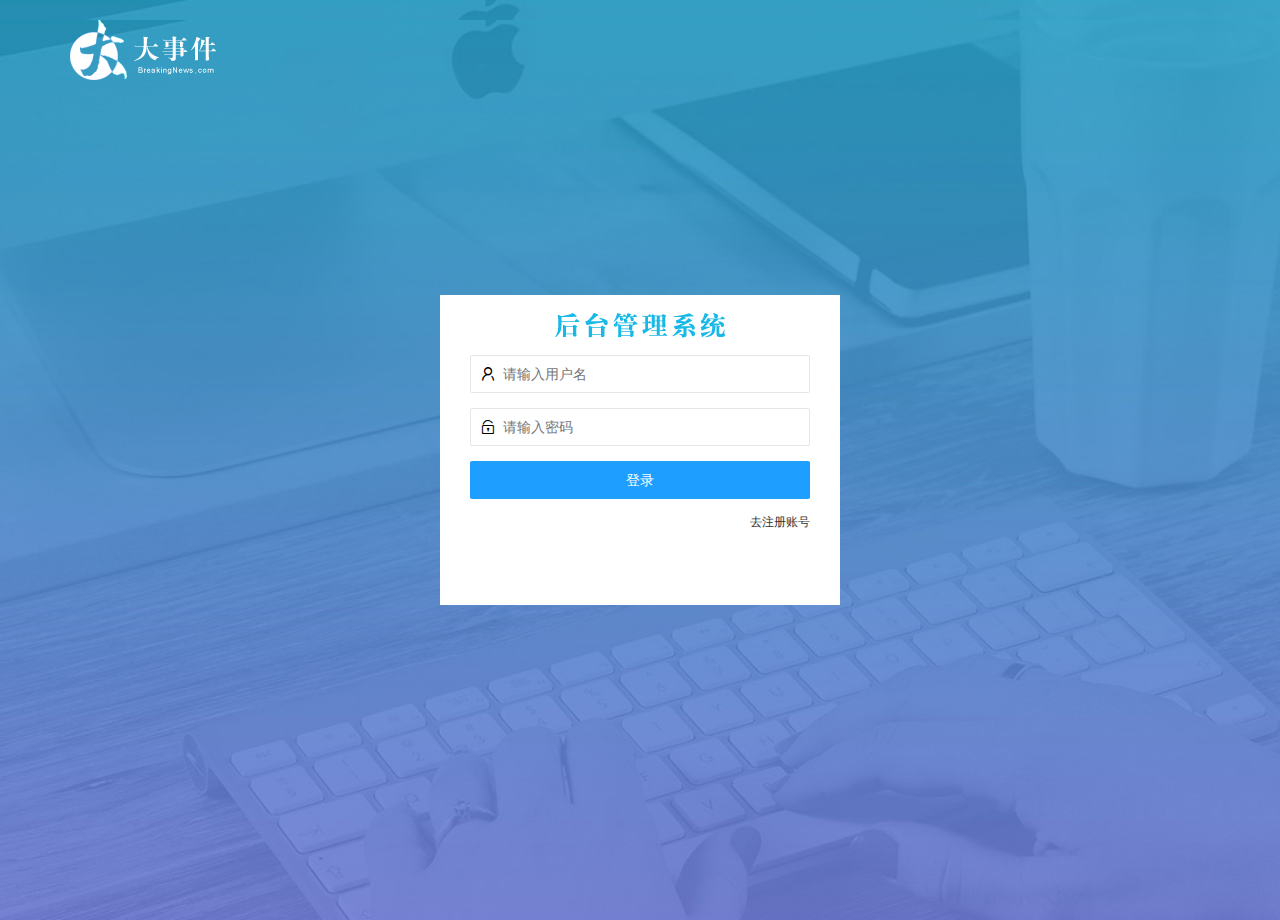
<file: login.html>
<!DOCTYPE html>
<html lang="en">

<head>
    <meta charset="UTF-8">
    <meta name="viewport" content="width=device-width, initial-scale=1.0">
    <title>大事件-登录/注册</title>
    <!-- 引入layui样式 -->
    <link rel="stylesheet" href="./assets/lib/layui/css/layui.css">
    <!-- 引入自定义样式 -->
    <link rel="stylesheet" href="./assets/css/login.css">
</head>

<body>
    <!-- log区域 -->
    <div class="layui-main header">
        <img src="./assets/images/logo.png" alt="">
    </div>
    <!-- 登录，注册区域 -->
    <div class="loginAndReg">
        <div class="titleBox"></div>
        <!-- 登录模块 -->
        <div class="login-box">
            <!-- 登录表单 -->
            <form class="layui-form" id="form_login">
                <!-- 用户名 -->
                <div class="layui-form-item">
                    <i class="layui-icon layui-icon-username"></i>
                    <input type="text" name="username" required lay-verify="required" placeholder="请输入用户名"
                        autocomplete="off" class="layui-input">
                </div>
                <!-- 用户密码 -->
                <div class="layui-form-item">
                    <i class="layui-icon layui-icon-password"></i>
                    <input type="password" name="password" required lay-verify="required|pwd" placeholder="请输入密码"
                        autocomplete="off" class="layui-input">
                </div>
                <!-- 登录按钮 -->
                <div class="layui-form-item">
                    <button class="layui-btn layui-btn-fluid  layui-btn-normal" lay-submit>登录</button>
                </div>
                <div class="layui-form-item links">
                    <a href="javascript:;" id="link_reg">去注册账号</a>
                </div>
            </form>
        </div>
        <!-- 注册模块 -->
        <div class="reg-box">
            <form class="layui-form" id="form_reg">
                <!-- 用户名 -->
                <div class="layui-form-item">
                    <i class="layui-icon layui-icon-username"></i>
                    <input type="text" name="username" required lay-verify="required" placeholder="请输入用户名"
                        autocomplete="off" class="layui-input">
                </div>
                <!-- 用户密码 -->
                <div class="layui-form-item">
                    <i class="layui-icon layui-icon-password"></i>
                    <input type="password" name="password" required lay-verify="required|pwd" placeholder="请输入密码"
                        autocomplete="off" class="layui-input">
                </div>
                <!-- 确认密码 -->
                <div class="layui-form-item">
                    <i class="layui-icon layui-icon-password"></i>
                    <input type="password" name="repassword" required lay-verify="required|pwd|repwd"
                        placeholder="再次确认密码" autocomplete="off" class="layui-input">
                </div>
                <!-- 注册按钮 -->
                <div class="layui-form-item">
                    <button class="layui-btn layui-btn-fluid  layui-btn-normal" lay-submit>注册</button>
                </div>
                <div class="layui-form-item links">
                    <a href="javascript:;" id="link_login">去登录</a>
                </div>
            </form>


        </div>
    </div>

    <!-- 导入layui的js文件 -->
    <script src="/assets/lib/layui/layui.all.js"></script>
    <!-- 导入jquery -->
    <script src="/assets/lib/jquery.js"></script>
    <script src="/assets/js/baseAPI.js"></script>
    <!-- 导入自己的js文件 -->
    <script src="/assets/js/login.js"></script>
</body>

</html>
</file>
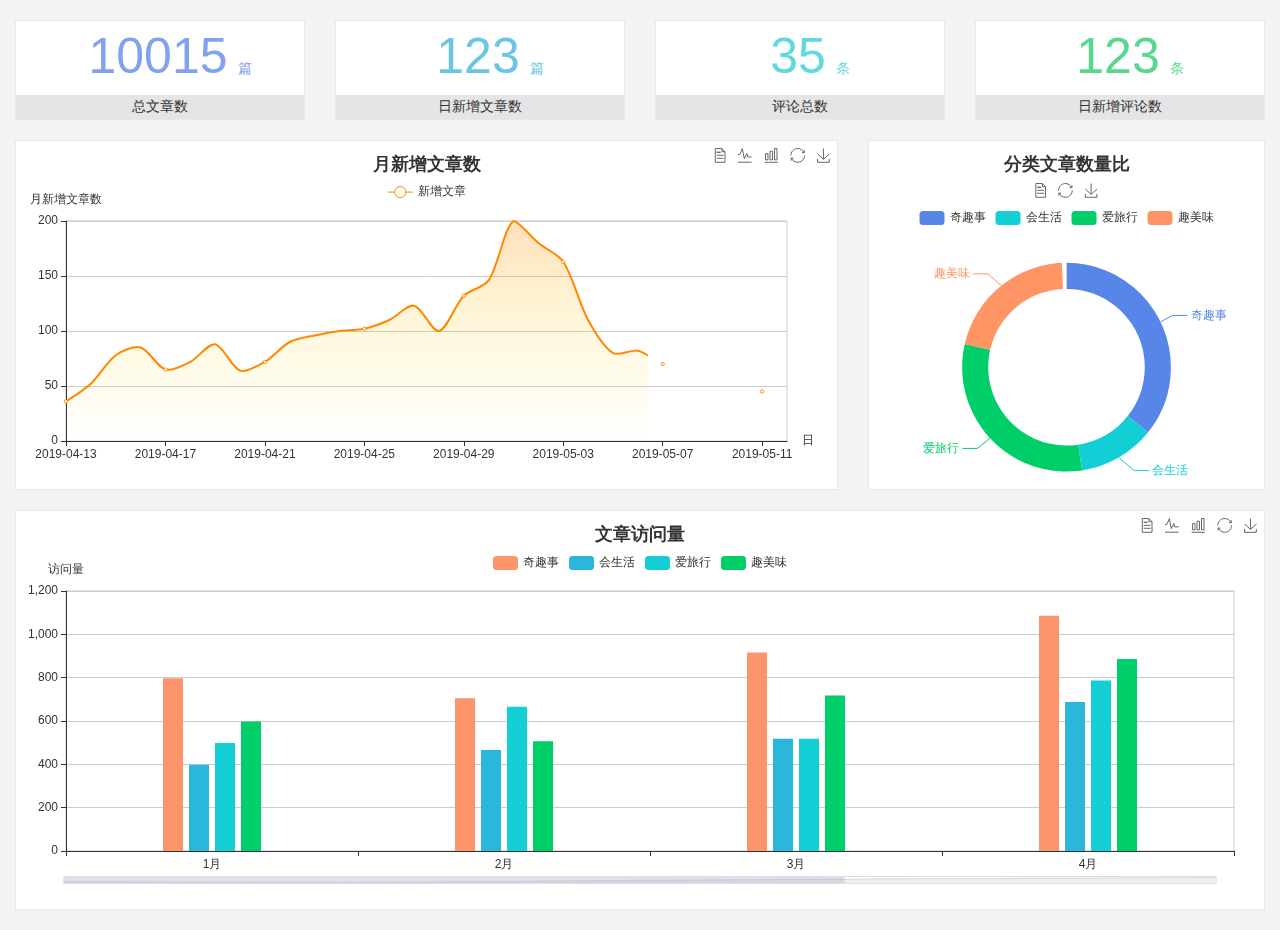
<file: home/dashboard.html>
<!DOCTYPE html>
<html lang="en">

<head>
  <meta charset="UTF-8">
  <meta name="viewport" content="width=device-width, initial-scale=1.0">
  <meta http-equiv="X-UA-Compatible" content="ie=edge">
  <title>图表统计</title>
  <link rel="stylesheet" href="../../assets/lib/bootstrap.css" />
  <link rel="stylesheet" href="../../assets/lib/main.css" />
  <script src="../../assets/lib/jquery.js"></script>
  <script type="text/javascript" src="../../assets/lib/echarts.min.js"></script>
</head>

<body>
  <div class="container-fluid">
    <div class="row spannel_list">
      <div class="col-sm-3 col-xs-6">
        <div class="spannel">
          <em>10015</em><span>篇</span>
          <b>总文章数</b>
        </div>
      </div>
      <div class="col-sm-3 col-xs-6">
        <div class="spannel scolor01">
          <em>123</em><span>篇</span>
          <b>日新增文章数</b>
        </div>
      </div>
      <div class="col-sm-3 col-xs-6">
        <div class="spannel scolor02">
          <em>35</em><span>条</span>
          <b>评论总数</b>
        </div>
      </div>
      <div class="col-sm-3 col-xs-6">
        <div class="spannel scolor03">
          <em>123</em><span>条</span>
          <b>日新增评论数</b>
        </div>
      </div>
    </div>
  </div>

  <div class="container-fluid">
    <div class="row curve-pie">
      <div class="col-lg-8 col-md-8">
        <div class="gragh_pannel" id="curve_show"></div>
      </div>
      <div class="col-lg-4 col-md-4">
        <div class="gragh_pannel" id="pie_show"></div>
      </div>
    </div>
  </div>

  <div class="container-fluid">
    <div class="column_pannel" id="column_show"></div>
  </div>

  <script>
    var oChart = echarts.init(document.getElementById('curve_show'));
    var aList_all = [
      { 'count': 36, 'date': '2019-04-13' },
      { 'count': 52, 'date': '2019-04-14' },
      { 'count': 78, 'date': '2019-04-15' },
      { 'count': 85, 'date': '2019-04-16' },
      { 'count': 65, 'date': '2019-04-17' },
      { 'count': 72, 'date': '2019-04-18' },
      { 'count': 88, 'date': '2019-04-19' },
      { 'count': 64, 'date': '2019-04-20' },
      { 'count': 72, 'date': '2019-04-21' },
      { 'count': 90, 'date': '2019-04-22' },
      { 'count': 96, 'date': '2019-04-23' },
      { 'count': 100, 'date': '2019-04-24' },
      { 'count': 102, 'date': '2019-04-25' },
      { 'count': 110, 'date': '2019-04-26' },
      { 'count': 123, 'date': '2019-04-27' },
      { 'count': 100, 'date': '2019-04-28' },
      { 'count': 132, 'date': '2019-04-29' },
      { 'count': 146, 'date': '2019-04-30' },
      { 'count': 200, 'date': '2019-05-01' },
      { 'count': 180, 'date': '2019-05-02' },
      { 'count': 163, 'date': '2019-05-03' },
      { 'count': 110, 'date': '2019-05-04' },
      { 'count': 80, 'date': '2019-05-05' },
      { 'count': 82, 'date': '2019-05-06' },
      { 'count': 70, 'date': '2019-05-07' },
      { 'count': 65, 'date': '2019-05-08' },
      { 'count': 54, 'date': '2019-05-09' },
      { 'count': 40, 'date': '2019-05-10' },
      { 'count': 45, 'date': '2019-05-11' },
      { 'count': 38, 'date': '2019-05-12' },
    ];

    let aCount = [];
    let aDate = [];

    for (var i = 0; i < aList_all.length; i++) {
      aCount.push(aList_all[i].count);
      aDate.push(aList_all[i].date);
    }

    var chartopt = {
      title: {
        text: '月新增文章数',
        left: 'center',
        top: '10'
      },
      tooltip: {
        trigger: 'axis'
      },
      legend: {
        data: ['新增文章'],
        top: '40'
      },
      toolbox: {
        show: true,
        feature: {
          mark: { show: true },
          dataView: { show: true, readOnly: false },
          magicType: { show: true, type: ['line', 'bar'] },
          restore: { show: true },
          saveAsImage: { show: true }
        }
      },
      calculable: true,
      xAxis: [
        {
          name: '日',
          type: 'category',
          boundaryGap: false,
          data: aDate
        }
      ],
      yAxis: [
        {
          name: '月新增文章数',
          type: 'value'
        }
      ],
      series: [
        {
          name: '新增文章',
          type: 'line',
          smooth: true,
          itemStyle: { normal: { areaStyle: { type: 'default' }, color: '#f80' }, lineStyle: { color: '#f80' } },
          data: aCount
        }],
      areaStyle: {
        normal: {
          color: new echarts.graphic.LinearGradient(0, 0, 0, 1, [{
            offset: 0,
            color: 'rgba(255,136,0,0.39)'
          }, {
            offset: .34,
            color: 'rgba(255,180,0,0.25)'
          }, {
            offset: 1,
            color: 'rgba(255,222,0,0.00)'
          }])

        }
      },
      grid: {
        show: true,
        x: 50,
        x2: 50,
        y: 80,
        height: 220
      }
    };

    oChart.setOption(chartopt);


    var oPie = echarts.init(document.getElementById('pie_show'));
    var oPieopt =
    {
      title: {
        top: 10,
        text: '分类文章数量比',
        x: 'center'
      },
      tooltip: {
        trigger: 'item',
        formatter: "{a} <br/>{b} : {c} ({d}%)"
      },
      color: ['#5885e8', '#13cfd5', '#00ce68', '#ff9565'],
      legend: {
        x: 'center',
        top: 65,
        data: ['奇趣事', '会生活', '爱旅行', '趣美味']
      },
      toolbox: {
        show: true,
        x: 'center',
        top: 35,
        feature: {
          mark: { show: true },
          dataView: { show: true, readOnly: false },
          magicType: {
            show: true,
            type: ['pie', 'funnel'],
            option: {
              funnel: {
                x: '25%',
                width: '50%',
                funnelAlign: 'left',
                max: 1548
              }
            }
          },
          restore: { show: true },
          saveAsImage: { show: true }
        }
      },
      calculable: true,
      series: [
        {
          name: '访问来源',
          type: 'pie',
          radius: ['45%', '60%'],
          center: ['50%', '65%'],
          data: [
            { value: 300, name: '奇趣事' },
            { value: 100, name: '会生活' },
            { value: 260, name: '爱旅行' },
            { value: 180, name: '趣美味' }
          ]
        }
      ]
    };
    oPie.setOption(oPieopt);



    var oColumn = this.echarts.init(document.getElementById('column_show'));
    var oColumnopt =
    {
      title: {
        text: '文章访问量',
        left: 'center',
        top: '10'
      },
      tooltip: {
        trigger: 'axis'
      },
      legend: {
        data: ['奇趣事', '会生活', '爱旅行', '趣美味'],
        top: '40'
      },
      toolbox: {
        show: true,
        feature: {
          mark: { show: true },
          dataView: { show: true, readOnly: false },
          magicType: { show: true, type: ['line', 'bar'] },
          restore: { show: true },
          saveAsImage: { show: true }
        }
      },
      calculable: true,
      xAxis: [
        {
          type: 'category',
          data: ['1月', '2月', '3月', '4月', '5月']
        }
      ],
      yAxis: [
        {
          name: '访问量',
          type: 'value'
        }
      ],
      series: [
        {
          name: '奇趣事',
          type: 'bar',
          barWidth: 20,
          itemStyle: {
            normal: { areaStyle: { type: 'default' }, color: '#fd956a' }
          },
          data: [800, 708, 920, 1090, 1200]
        },
        {
          name: '会生活',
          type: 'bar',
          barWidth: 20,
          itemStyle: {
            normal: { areaStyle: { type: 'default' }, color: '#2bb6db' }
          },
          data: [400, 468, 520, 690, 800]
        },
        {
          name: '爱旅行',
          type: 'bar',
          barWidth: 20,
          itemStyle: {
            normal: { areaStyle: { type: 'default' }, color: '#13cfd5' }
          },
          data: [500, 668, 520, 790, 900]
        },
        {
          name: '趣美味',
          type: 'bar',
          barWidth: 20,
          itemStyle: {
            normal: { areaStyle: { type: 'default' }, color: '#00ce68' }
          },
          data: [600, 508, 720, 890, 1000]
        }
      ],
      grid: {
        show: true,
        x: 50,
        x2: 30,
        y: 80,
        height: 260
      },
      dataZoom: [//给x轴设置滚动条
        {
          start: 0,//默认为0
          end: 100 - 1000 / 31,//默认为100
          type: 'slider',
          show: true,
          xAxisIndex: [0],
          handleSize: 0,//滑动条的 左右2个滑动条的大小
          height: 8,//组件高度
          left: 45, //左边的距离
          right: 50,//右边的距离
          bottom: 26,//右边的距离
          handleColor: '#ddd',//h滑动图标的颜色
          handleStyle: {
            borderColor: "#cacaca",
            borderWidth: "1",
            shadowBlur: 2,
            background: "#ddd",
            shadowColor: "#ddd",
          }
        }]
    };
    oColumn.setOption(oColumnopt);
  </script>
</body>

</html>
</file>
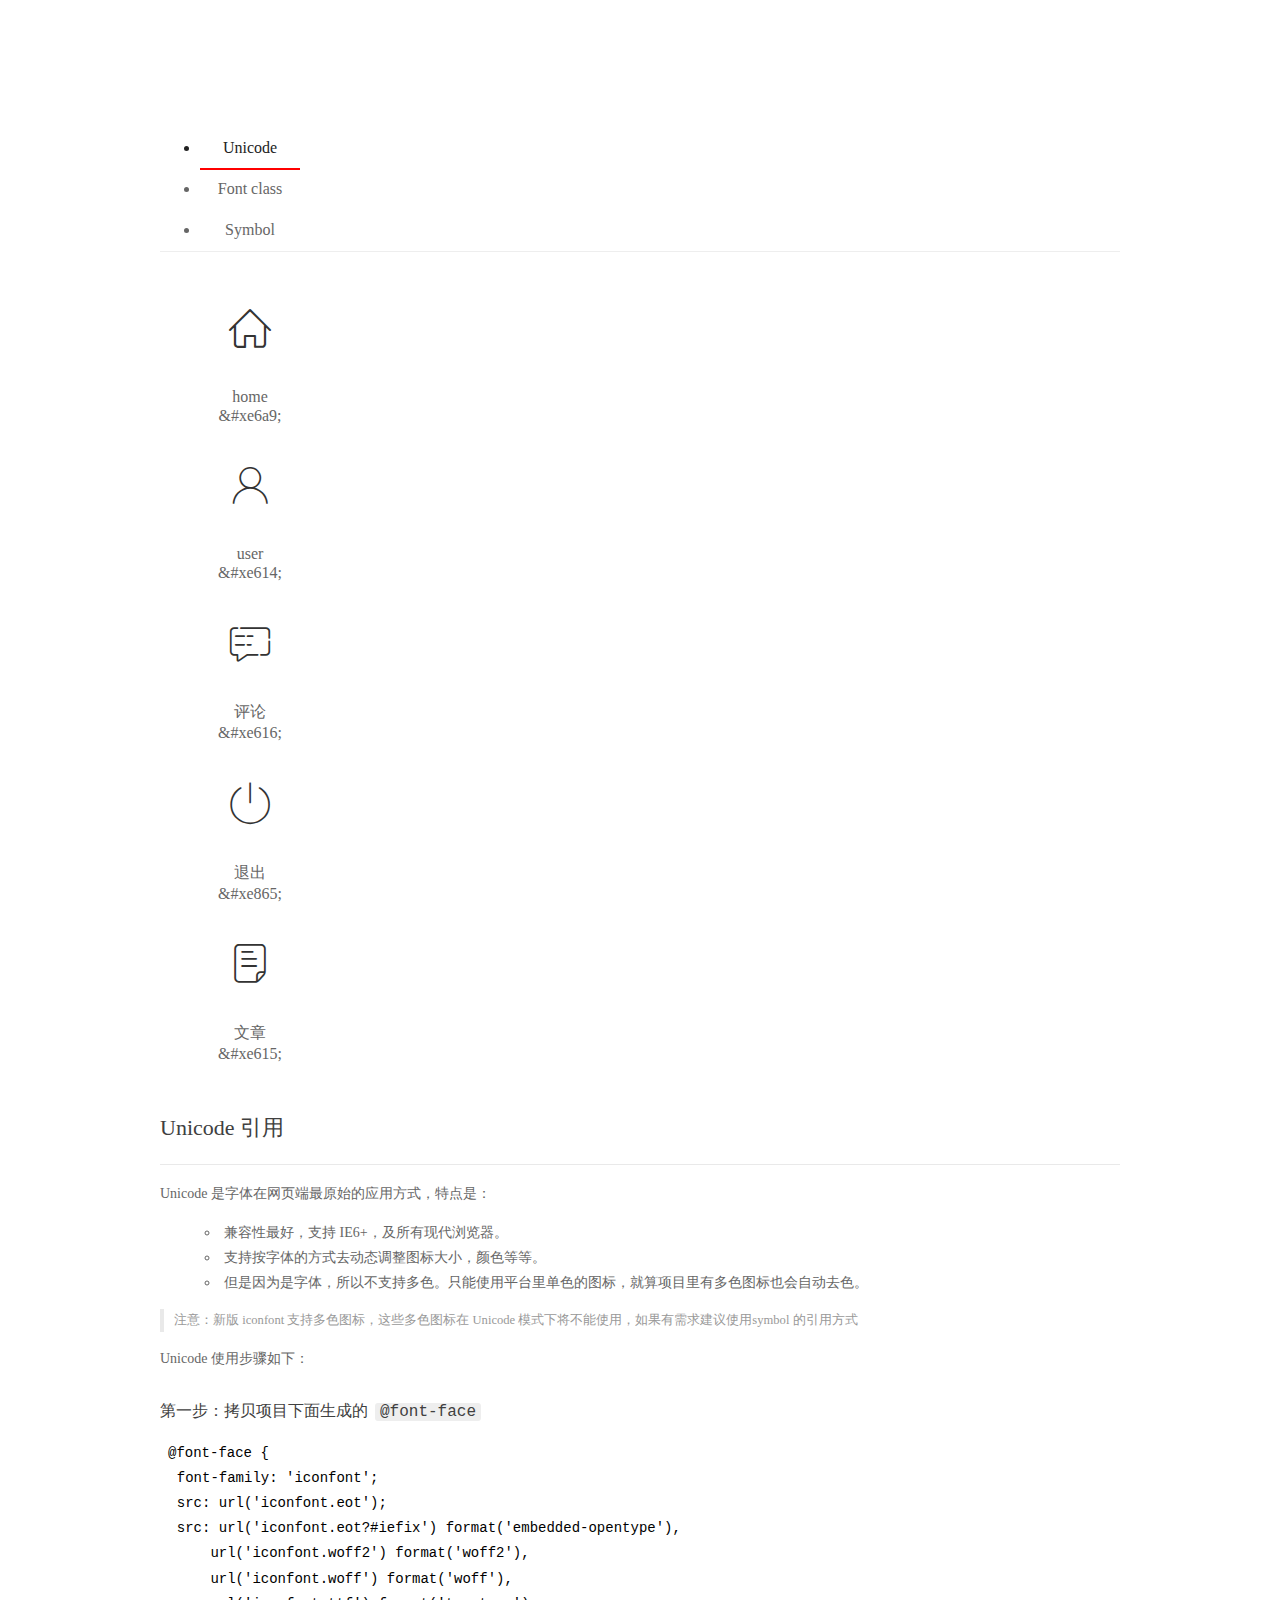
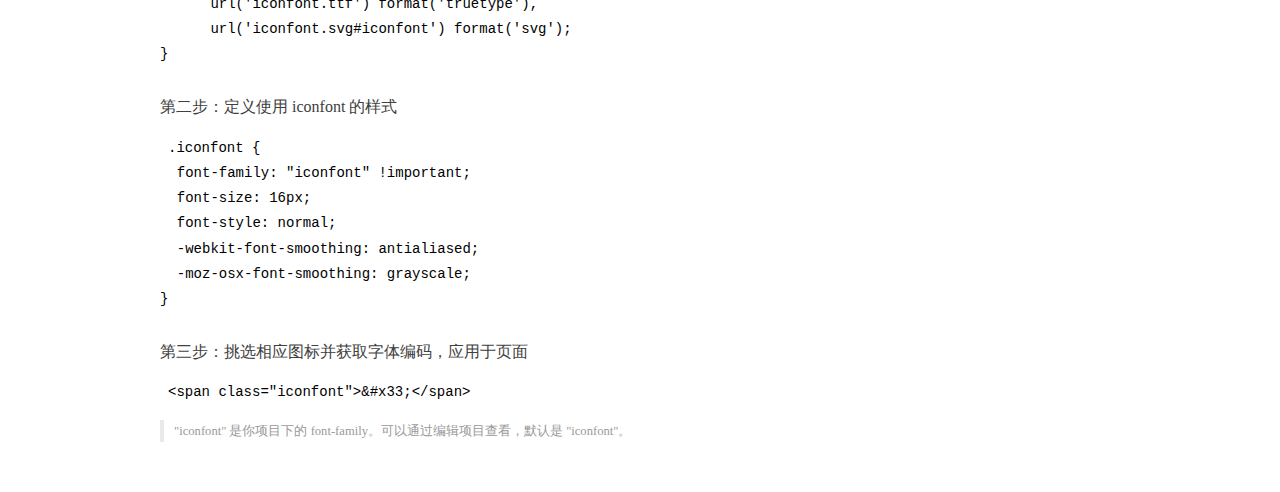
<file: assets/fonts/demo_index.html>
<!DOCTYPE html>
<html>
<head>
  <meta charset="utf-8"/>
  <title>IconFont Demo</title>
  <link rel="shortcut icon" href="https://gtms04.alicdn.com/tps/i4/TB1_oz6GVXXXXaFXpXXJDFnIXXX-64-64.ico" type="image/x-icon"/>
  <link rel="stylesheet" href="https://g.alicdn.com/thx/cube/1.3.2/cube.min.css">
  <link rel="stylesheet" href="demo.css">
  <link rel="stylesheet" href="iconfont.css">
  <script src="iconfont.js"></script>
  <!-- jQuery -->
  <script src="https://a1.alicdn.com/oss/uploads/2018/12/26/7bfddb60-08e8-11e9-9b04-53e73bb6408b.js"></script>
  <!-- 代码高亮 -->
  <script src="https://a1.alicdn.com/oss/uploads/2018/12/26/a3f714d0-08e6-11e9-8a15-ebf944d7534c.js"></script>
</head>
<body>
  <div class="main">
    <h1 class="logo"><a href="https://www.iconfont.cn/" title="iconfont 首页" target="_blank">&#xe86b;</a></h1>
    <div class="nav-tabs">
      <ul id="tabs" class="dib-box">
        <li class="dib active"><span>Unicode</span></li>
        <li class="dib"><span>Font class</span></li>
        <li class="dib"><span>Symbol</span></li>
      </ul>
      
    </div>
    <div class="tab-container">
      <div class="content unicode" style="display: block;">
          <ul class="icon_lists dib-box">
          
            <li class="dib">
              <span class="icon iconfont">&#xe6a9;</span>
                <div class="name">home</div>
                <div class="code-name">&amp;#xe6a9;</div>
              </li>
          
            <li class="dib">
              <span class="icon iconfont">&#xe614;</span>
                <div class="name">user</div>
                <div class="code-name">&amp;#xe614;</div>
              </li>
          
            <li class="dib">
              <span class="icon iconfont">&#xe616;</span>
                <div class="name">评论</div>
                <div class="code-name">&amp;#xe616;</div>
              </li>
          
            <li class="dib">
              <span class="icon iconfont">&#xe865;</span>
                <div class="name">退出</div>
                <div class="code-name">&amp;#xe865;</div>
              </li>
          
            <li class="dib">
              <span class="icon iconfont">&#xe615;</span>
                <div class="name">文章</div>
                <div class="code-name">&amp;#xe615;</div>
              </li>
          
          </ul>
          <div class="article markdown">
          <h2 id="unicode-">Unicode 引用</h2>
          <hr>

          <p>Unicode 是字体在网页端最原始的应用方式，特点是：</p>
          <ul>
            <li>兼容性最好，支持 IE6+，及所有现代浏览器。</li>
            <li>支持按字体的方式去动态调整图标大小，颜色等等。</li>
            <li>但是因为是字体，所以不支持多色。只能使用平台里单色的图标，就算项目里有多色图标也会自动去色。</li>
          </ul>
          <blockquote>
            <p>注意：新版 iconfont 支持多色图标，这些多色图标在 Unicode 模式下将不能使用，如果有需求建议使用symbol 的引用方式</p>
          </blockquote>
          <p>Unicode 使用步骤如下：</p>
          <h3 id="-font-face">第一步：拷贝项目下面生成的 <code>@font-face</code></h3>
<pre><code class="language-css"
>@font-face {
  font-family: 'iconfont';
  src: url('iconfont.eot');
  src: url('iconfont.eot?#iefix') format('embedded-opentype'),
      url('iconfont.woff2') format('woff2'),
      url('iconfont.woff') format('woff'),
      url('iconfont.ttf') format('truetype'),
      url('iconfont.svg#iconfont') format('svg');
}
</code></pre>
          <h3 id="-iconfont-">第二步：定义使用 iconfont 的样式</h3>
<pre><code class="language-css"
>.iconfont {
  font-family: "iconfont" !important;
  font-size: 16px;
  font-style: normal;
  -webkit-font-smoothing: antialiased;
  -moz-osx-font-smoothing: grayscale;
}
</code></pre>
          <h3 id="-">第三步：挑选相应图标并获取字体编码，应用于页面</h3>
<pre>
<code class="language-html"
>&lt;span class="iconfont"&gt;&amp;#x33;&lt;/span&gt;
</code></pre>
          <blockquote>
            <p>"iconfont" 是你项目下的 font-family。可以通过编辑项目查看，默认是 "iconfont"。</p>
          </blockquote>
          </div>
      </div>
      <div class="content font-class">
        <ul class="icon_lists dib-box">
          
          <li class="dib">
            <span class="icon iconfont icon-home"></span>
            <div class="name">
              home
            </div>
            <div class="code-name">.icon-home
            </div>
          </li>
          
          <li class="dib">
            <span class="icon iconfont icon-user"></span>
            <div class="name">
              user
            </div>
            <div class="code-name">.icon-user
            </div>
          </li>
          
          <li class="dib">
            <span class="icon iconfont icon-pinglun"></span>
            <div class="name">
              评论
            </div>
            <div class="code-name">.icon-pinglun
            </div>
          </li>
          
          <li class="dib">
            <span class="icon iconfont icon-tuichu"></span>
            <div class="name">
              退出
            </div>
            <div class="code-name">.icon-tuichu
            </div>
          </li>
          
          <li class="dib">
            <span class="icon iconfont icon-16"></span>
            <div class="name">
              文章
            </div>
            <div class="code-name">.icon-16
            </div>
          </li>
          
        </ul>
        <div class="article markdown">
        <h2 id="font-class-">font-class 引用</h2>
        <hr>

        <p>font-class 是 Unicode 使用方式的一种变种，主要是解决 Unicode 书写不直观，语意不明确的问题。</p>
        <p>与 Unicode 使用方式相比，具有如下特点：</p>
        <ul>
          <li>兼容性良好，支持 IE8+，及所有现代浏览器。</li>
          <li>相比于 Unicode 语意明确，书写更直观。可以很容易分辨这个 icon 是什么。</li>
          <li>因为使用 class 来定义图标，所以当要替换图标时，只需要修改 class 里面的 Unicode 引用。</li>
          <li>不过因为本质上还是使用的字体，所以多色图标还是不支持的。</li>
        </ul>
        <p>使用步骤如下：</p>
        <h3 id="-fontclass-">第一步：引入项目下面生成的 fontclass 代码：</h3>
<pre><code class="language-html">&lt;link rel="stylesheet" href="./iconfont.css"&gt;
</code></pre>
        <h3 id="-">第二步：挑选相应图标并获取类名，应用于页面：</h3>
<pre><code class="language-html">&lt;span class="iconfont icon-xxx"&gt;&lt;/span&gt;
</code></pre>
        <blockquote>
          <p>"
            iconfont" 是你项目下的 font-family。可以通过编辑项目查看，默认是 "iconfont"。</p>
        </blockquote>
      </div>
      </div>
      <div class="content symbol">
          <ul class="icon_lists dib-box">
          
            <li class="dib">
                <svg class="icon svg-icon" aria-hidden="true">
                  <use xlink:href="#icon-home"></use>
                </svg>
                <div class="name">home</div>
                <div class="code-name">#icon-home</div>
            </li>
          
            <li class="dib">
                <svg class="icon svg-icon" aria-hidden="true">
                  <use xlink:href="#icon-user"></use>
                </svg>
                <div class="name">user</div>
                <div class="code-name">#icon-user</div>
            </li>
          
            <li class="dib">
                <svg class="icon svg-icon" aria-hidden="true">
                  <use xlink:href="#icon-pinglun"></use>
                </svg>
                <div class="name">评论</div>
                <div class="code-name">#icon-pinglun</div>
            </li>
          
            <li class="dib">
                <svg class="icon svg-icon" aria-hidden="true">
                  <use xlink:href="#icon-tuichu"></use>
                </svg>
                <div class="name">退出</div>
                <div class="code-name">#icon-tuichu</div>
            </li>
          
            <li class="dib">
                <svg class="icon svg-icon" aria-hidden="true">
                  <use xlink:href="#icon-16"></use>
                </svg>
                <div class="name">文章</div>
                <div class="code-name">#icon-16</div>
            </li>
          
          </ul>
          <div class="article markdown">
          <h2 id="symbol-">Symbol 引用</h2>
          <hr>

          <p>这是一种全新的使用方式，应该说这才是未来的主流，也是平台目前推荐的用法。相关介绍可以参考这篇<a href="">文章</a>
            这种用法其实是做了一个 SVG 的集合，与另外两种相比具有如下特点：</p>
          <ul>
            <li>支持多色图标了，不再受单色限制。</li>
            <li>通过一些技巧，支持像字体那样，通过 <code>font-size</code>, <code>color</code> 来调整样式。</li>
            <li>兼容性较差，支持 IE9+，及现代浏览器。</li>
            <li>浏览器渲染 SVG 的性能一般，还不如 png。</li>
          </ul>
          <p>使用步骤如下：</p>
          <h3 id="-symbol-">第一步：引入项目下面生成的 symbol 代码：</h3>
<pre><code class="language-html">&lt;script src="./iconfont.js"&gt;&lt;/script&gt;
</code></pre>
          <h3 id="-css-">第二步：加入通用 CSS 代码（引入一次就行）：</h3>
<pre><code class="language-html">&lt;style&gt;
.icon {
  width: 1em;
  height: 1em;
  vertical-align: -0.15em;
  fill: currentColor;
  overflow: hidden;
}
&lt;/style&gt;
</code></pre>
          <h3 id="-">第三步：挑选相应图标并获取类名，应用于页面：</h3>
<pre><code class="language-html">&lt;svg class="icon" aria-hidden="true"&gt;
  &lt;use xlink:href="#icon-xxx"&gt;&lt;/use&gt;
&lt;/svg&gt;
</code></pre>
          </div>
      </div>

    </div>
  </div>
  <script>
  $(document).ready(function () {
      $('.tab-container .content:first').show()

      $('#tabs li').click(function (e) {
        var tabContent = $('.tab-container .content')
        var index = $(this).index()

        if ($(this).hasClass('active')) {
          return
        } else {
          $('#tabs li').removeClass('active')
          $(this).addClass('active')

          tabContent.hide().eq(index).fadeIn()
        }
      })
    })
  </script>
</body>
</html>
</file>
<file: assets/lib/layui/css/layui.css>
/** layui-v2.5.5 MIT License By https://www.layui.com */
 .layui-inline,img{display:inline-block;vertical-align:middle}h1,h2,h3,h4,h5,h6{font-weight:400}.layui-edge,.layui-header,.layui-inline,.layui-main{position:relative}.layui-body,.layui-edge,.layui-elip{overflow:hidden}.layui-btn,.layui-edge,.layui-inline,img{vertical-align:middle}.layui-btn,.layui-disabled,.layui-icon,.layui-unselect{-moz-user-select:none;-webkit-user-select:none;-ms-user-select:none}.layui-elip,.layui-form-checkbox span,.layui-form-pane .layui-form-label{text-overflow:ellipsis;white-space:nowrap}.layui-breadcrumb,.layui-tree-btnGroup{visibility:hidden}blockquote,body,button,dd,div,dl,dt,form,h1,h2,h3,h4,h5,h6,input,li,ol,p,pre,td,textarea,th,ul{margin:0;padding:0;-webkit-tap-highlight-color:rgba(0,0,0,0)}a:active,a:hover{outline:0}img{border:none}li{list-style:none}table{border-collapse:collapse;border-spacing:0}h4,h5,h6{font-size:100%}button,input,optgroup,option,select,textarea{font-family:inherit;font-size:inherit;font-style:inherit;font-weight:inherit;outline:0}pre{white-space:pre-wrap;white-space:-moz-pre-wrap;white-space:-pre-wrap;white-space:-o-pre-wrap;word-wrap:break-word}body{line-height:24px;font:14px Helvetica Neue,Helvetica,PingFang SC,Tahoma,Arial,sans-serif}hr{height:1px;margin:10px 0;border:0;clear:both}a{color:#333;text-decoration:none}a:hover{color:#777}a cite{font-style:normal;*cursor:pointer}.layui-border-box,.layui-border-box *{box-sizing:border-box}.layui-box,.layui-box *{box-sizing:content-box}.layui-clear{clear:both;*zoom:1}.layui-clear:after{content:'\20';clear:both;*zoom:1;display:block;height:0}.layui-inline{*display:inline;*zoom:1}.layui-edge{display:inline-block;width:0;height:0;border-width:6px;border-style:dashed;border-color:transparent}.layui-edge-top{top:-4px;border-bottom-color:#999;border-bottom-style:solid}.layui-edge-right{border-left-color:#999;border-left-style:solid}.layui-edge-bottom{top:2px;border-top-color:#999;border-top-style:solid}.layui-edge-left{border-right-color:#999;border-right-style:solid}.layui-disabled,.layui-disabled:hover{color:#d2d2d2!important;cursor:not-allowed!important}.layui-circle{border-radius:100%}.layui-show{display:block!important}.layui-hide{display:none!important}@font-face{font-family:layui-icon;src:url(../font/iconfont.eot?v=250);src:url(../font/iconfont.eot?v=250#iefix) format('embedded-opentype'),url(../font/iconfont.woff2?v=250) format('woff2'),url(../font/iconfont.woff?v=250) format('woff'),url(../font/iconfont.ttf?v=250) format('truetype'),url(../font/iconfont.svg?v=250#layui-icon) format('svg')}.layui-icon{font-family:layui-icon!important;font-size:16px;font-style:normal;-webkit-font-smoothing:antialiased;-moz-osx-font-smoothing:grayscale}.layui-icon-reply-fill:before{content:"\e611"}.layui-icon-set-fill:before{content:"\e614"}.layui-icon-menu-fill:before{content:"\e60f"}.layui-icon-search:before{content:"\e615"}.layui-icon-share:before{content:"\e641"}.layui-icon-set-sm:before{content:"\e620"}.layui-icon-engine:before{content:"\e628"}.layui-icon-close:before{content:"\1006"}.layui-icon-close-fill:before{content:"\1007"}.layui-icon-chart-screen:before{content:"\e629"}.layui-icon-star:before{content:"\e600"}.layui-icon-circle-dot:before{content:"\e617"}.layui-icon-chat:before{content:"\e606"}.layui-icon-release:before{content:"\e609"}.layui-icon-list:before{content:"\e60a"}.layui-icon-chart:before{content:"\e62c"}.layui-icon-ok-circle:before{content:"\1005"}.layui-icon-layim-theme:before{content:"\e61b"}.layui-icon-table:before{content:"\e62d"}.layui-icon-right:before{content:"\e602"}.layui-icon-left:before{content:"\e603"}.layui-icon-cart-simple:before{content:"\e698"}.layui-icon-face-cry:before{content:"\e69c"}.layui-icon-face-smile:before{content:"\e6af"}.layui-icon-survey:before{content:"\e6b2"}.layui-icon-tree:before{content:"\e62e"}.layui-icon-upload-circle:before{content:"\e62f"}.layui-icon-add-circle:before{content:"\e61f"}.layui-icon-download-circle:before{content:"\e601"}.layui-icon-templeate-1:before{content:"\e630"}.layui-icon-util:before{content:"\e631"}.layui-icon-face-surprised:before{content:"\e664"}.layui-icon-edit:before{content:"\e642"}.layui-icon-speaker:before{content:"\e645"}.layui-icon-down:before{content:"\e61a"}.layui-icon-file:before{content:"\e621"}.layui-icon-layouts:before{content:"\e632"}.layui-icon-rate-half:before{content:"\e6c9"}.layui-icon-add-circle-fine:before{content:"\e608"}.layui-icon-prev-circle:before{content:"\e633"}.layui-icon-read:before{content:"\e705"}.layui-icon-404:before{content:"\e61c"}.layui-icon-carousel:before{content:"\e634"}.layui-icon-help:before{content:"\e607"}.layui-icon-code-circle:before{content:"\e635"}.layui-icon-water:before{content:"\e636"}.layui-icon-username:before{content:"\e66f"}.layui-icon-find-fill:before{content:"\e670"}.layui-icon-about:before{content:"\e60b"}.layui-icon-location:before{content:"\e715"}.layui-icon-up:before{content:"\e619"}.layui-icon-pause:before{content:"\e651"}.layui-icon-date:before{content:"\e637"}.layui-icon-layim-uploadfile:before{content:"\e61d"}.layui-icon-delete:before{content:"\e640"}.layui-icon-play:before{content:"\e652"}.layui-icon-top:before{content:"\e604"}.layui-icon-friends:before{content:"\e612"}.layui-icon-refresh-3:before{content:"\e9aa"}.layui-icon-ok:before{content:"\e605"}.layui-icon-layer:before{content:"\e638"}.layui-icon-face-smile-fine:before{content:"\e60c"}.layui-icon-dollar:before{content:"\e659"}.layui-icon-group:before{content:"\e613"}.layui-icon-layim-download:before{content:"\e61e"}.layui-icon-picture-fine:before{content:"\e60d"}.layui-icon-link:before{content:"\e64c"}.layui-icon-diamond:before{content:"\e735"}.layui-icon-log:before{content:"\e60e"}.layui-icon-rate-solid:before{content:"\e67a"}.layui-icon-fonts-del:before{content:"\e64f"}.layui-icon-unlink:before{content:"\e64d"}.layui-icon-fonts-clear:before{content:"\e639"}.layui-icon-triangle-r:before{content:"\e623"}.layui-icon-circle:before{content:"\e63f"}.layui-icon-radio:before{content:"\e643"}.layui-icon-align-center:before{content:"\e647"}.layui-icon-align-right:before{content:"\e648"}.layui-icon-align-left:before{content:"\e649"}.layui-icon-loading-1:before{content:"\e63e"}.layui-icon-return:before{content:"\e65c"}.layui-icon-fonts-strong:before{content:"\e62b"}.layui-icon-upload:before{content:"\e67c"}.layui-icon-dialogue:before{content:"\e63a"}.layui-icon-video:before{content:"\e6ed"}.layui-icon-headset:before{content:"\e6fc"}.layui-icon-cellphone-fine:before{content:"\e63b"}.layui-icon-add-1:before{content:"\e654"}.layui-icon-face-smile-b:before{content:"\e650"}.layui-icon-fonts-html:before{content:"\e64b"}.layui-icon-form:before{content:"\e63c"}.layui-icon-cart:before{content:"\e657"}.layui-icon-camera-fill:before{content:"\e65d"}.layui-icon-tabs:before{content:"\e62a"}.layui-icon-fonts-code:before{content:"\e64e"}.layui-icon-fire:before{content:"\e756"}.layui-icon-set:before{content:"\e716"}.layui-icon-fonts-u:before{content:"\e646"}.layui-icon-triangle-d:before{content:"\e625"}.layui-icon-tips:before{content:"\e702"}.layui-icon-picture:before{content:"\e64a"}.layui-icon-more-vertical:before{content:"\e671"}.layui-icon-flag:before{content:"\e66c"}.layui-icon-loading:before{content:"\e63d"}.layui-icon-fonts-i:before{content:"\e644"}.layui-icon-refresh-1:before{content:"\e666"}.layui-icon-rmb:before{content:"\e65e"}.layui-icon-home:before{content:"\e68e"}.layui-icon-user:before{content:"\e770"}.layui-icon-notice:before{content:"\e667"}.layui-icon-login-weibo:before{content:"\e675"}.layui-icon-voice:before{content:"\e688"}.layui-icon-upload-drag:before{content:"\e681"}.layui-icon-login-qq:before{content:"\e676"}.layui-icon-snowflake:before{content:"\e6b1"}.layui-icon-file-b:before{content:"\e655"}.layui-icon-template:before{content:"\e663"}.layui-icon-auz:before{content:"\e672"}.layui-icon-console:before{content:"\e665"}.layui-icon-app:before{content:"\e653"}.layui-icon-prev:before{content:"\e65a"}.layui-icon-website:before{content:"\e7ae"}.layui-icon-next:before{content:"\e65b"}.layui-icon-component:before{content:"\e857"}.layui-icon-more:before{content:"\e65f"}.layui-icon-login-wechat:before{content:"\e677"}.layui-icon-shrink-right:before{content:"\e668"}.layui-icon-spread-left:before{content:"\e66b"}.layui-icon-camera:before{content:"\e660"}.layui-icon-note:before{content:"\e66e"}.layui-icon-refresh:before{content:"\e669"}.layui-icon-female:before{content:"\e661"}.layui-icon-male:before{content:"\e662"}.layui-icon-password:before{content:"\e673"}.layui-icon-senior:before{content:"\e674"}.layui-icon-theme:before{content:"\e66a"}.layui-icon-tread:before{content:"\e6c5"}.layui-icon-praise:before{content:"\e6c6"}.layui-icon-star-fill:before{content:"\e658"}.layui-icon-rate:before{content:"\e67b"}.layui-icon-template-1:before{content:"\e656"}.layui-icon-vercode:before{content:"\e679"}.layui-icon-cellphone:before{content:"\e678"}.layui-icon-screen-full:before{content:"\e622"}.layui-icon-screen-restore:before{content:"\e758"}.layui-icon-cols:before{content:"\e610"}.layui-icon-export:before{content:"\e67d"}.layui-icon-print:before{content:"\e66d"}.layui-icon-slider:before{content:"\e714"}.layui-icon-addition:before{content:"\e624"}.layui-icon-subtraction:before{content:"\e67e"}.layui-icon-service:before{content:"\e626"}.layui-icon-transfer:before{content:"\e691"}.layui-main{width:1140px;margin:0 auto}.layui-header{z-index:1000;height:60px}.layui-header a:hover{transition:all .5s;-webkit-transition:all .5s}.layui-side{position:fixed;left:0;top:0;bottom:0;z-index:999;width:200px;overflow-x:hidden}.layui-side-scroll{position:relative;width:220px;height:100%;overflow-x:hidden}.layui-body{position:absolute;left:200px;right:0;top:0;bottom:0;z-index:998;width:auto;overflow-y:auto;box-sizing:border-box}.layui-layout-body{overflow:hidden}.layui-layout-admin .layui-header{background-color:#23262E}.layui-layout-admin .layui-side{top:60px;width:200px;overflow-x:hidden}.layui-layout-admin .layui-body{position:fixed;top:60px;bottom:44px}.layui-layout-admin .layui-main{width:auto;margin:0 15px}.layui-layout-admin .layui-footer{position:fixed;left:200px;right:0;bottom:0;height:44px;line-height:44px;padding:0 15px;background-color:#eee}.layui-layout-admin .layui-logo{position:absolute;left:0;top:0;width:200px;height:100%;line-height:60px;text-align:center;color:#009688;font-size:16px}.layui-layout-admin .layui-header .layui-nav{background:0 0}.layui-layout-left{position:absolute!important;left:200px;top:0}.layui-layout-right{position:absolute!important;right:0;top:0}.layui-container{position:relative;margin:0 auto;padding:0 15px;box-sizing:border-box}.layui-fluid{position:relative;margin:0 auto;padding:0 15px}.layui-row:after,.layui-row:before{content:'';display:block;clear:both}.layui-col-lg1,.layui-col-lg10,.layui-col-lg11,.layui-col-lg12,.layui-col-lg2,.layui-col-lg3,.layui-col-lg4,.layui-col-lg5,.layui-col-lg6,.layui-col-lg7,.layui-col-lg8,.layui-col-lg9,.layui-col-md1,.layui-col-md10,.layui-col-md11,.layui-col-md12,.layui-col-md2,.layui-col-md3,.layui-col-md4,.layui-col-md5,.layui-col-md6,.layui-col-md7,.layui-col-md8,.layui-col-md9,.layui-col-sm1,.layui-col-sm10,.layui-col-sm11,.layui-col-sm12,.layui-col-sm2,.layui-col-sm3,.layui-col-sm4,.layui-col-sm5,.layui-col-sm6,.layui-col-sm7,.layui-col-sm8,.layui-col-sm9,.layui-col-xs1,.layui-col-xs10,.layui-col-xs11,.layui-col-xs12,.layui-col-xs2,.layui-col-xs3,.layui-col-xs4,.layui-col-xs5,.layui-col-xs6,.layui-col-xs7,.layui-col-xs8,.layui-col-xs9{position:relative;display:block;box-sizing:border-box}.layui-col-xs1,.layui-col-xs10,.layui-col-xs11,.layui-col-xs12,.layui-col-xs2,.layui-col-xs3,.layui-col-xs4,.layui-col-xs5,.layui-col-xs6,.layui-col-xs7,.layui-col-xs8,.layui-col-xs9{float:left}.layui-col-xs1{width:8.33333333%}.layui-col-xs2{width:16.66666667%}.layui-col-xs3{width:25%}.layui-col-xs4{width:33.33333333%}.layui-col-xs5{width:41.66666667%}.layui-col-xs6{width:50%}.layui-col-xs7{width:58.33333333%}.layui-col-xs8{width:66.66666667%}.layui-col-xs9{width:75%}.layui-col-xs10{width:83.33333333%}.layui-col-xs11{width:91.66666667%}.layui-col-xs12{width:100%}.layui-col-xs-offset1{margin-left:8.33333333%}.layui-col-xs-offset2{margin-left:16.66666667%}.layui-col-xs-offset3{margin-left:25%}.layui-col-xs-offset4{margin-left:33.33333333%}.layui-col-xs-offset5{margin-left:41.66666667%}.layui-col-xs-offset6{margin-left:50%}.layui-col-xs-offset7{margin-left:58.33333333%}.layui-col-xs-offset8{margin-left:66.66666667%}.layui-col-xs-offset9{margin-left:75%}.layui-col-xs-offset10{margin-left:83.33333333%}.layui-col-xs-offset11{margin-left:91.66666667%}.layui-col-xs-offset12{margin-left:100%}@media screen and (max-width:768px){.layui-hide-xs{display:none!important}.layui-show-xs-block{display:block!important}.layui-show-xs-inline{display:inline!important}.layui-show-xs-inline-block{display:inline-block!important}}@media screen and (min-width:768px){.layui-container{width:750px}.layui-hide-sm{display:none!important}.layui-show-sm-block{display:block!important}.layui-show-sm-inline{display:inline!important}.layui-show-sm-inline-block{display:inline-block!important}.layui-col-sm1,.layui-col-sm10,.layui-col-sm11,.layui-col-sm12,.layui-col-sm2,.layui-col-sm3,.layui-col-sm4,.layui-col-sm5,.layui-col-sm6,.layui-col-sm7,.layui-col-sm8,.layui-col-sm9{float:left}.layui-col-sm1{width:8.33333333%}.layui-col-sm2{width:16.66666667%}.layui-col-sm3{width:25%}.layui-col-sm4{width:33.33333333%}.layui-col-sm5{width:41.66666667%}.layui-col-sm6{width:50%}.layui-col-sm7{width:58.33333333%}.layui-col-sm8{width:66.66666667%}.layui-col-sm9{width:75%}.layui-col-sm10{width:83.33333333%}.layui-col-sm11{width:91.66666667%}.layui-col-sm12{width:100%}.layui-col-sm-offset1{margin-left:8.33333333%}.layui-col-sm-offset2{margin-left:16.66666667%}.layui-col-sm-offset3{margin-left:25%}.layui-col-sm-offset4{margin-left:33.33333333%}.layui-col-sm-offset5{margin-left:41.66666667%}.layui-col-sm-offset6{margin-left:50%}.layui-col-sm-offset7{margin-left:58.33333333%}.layui-col-sm-offset8{margin-left:66.66666667%}.layui-col-sm-offset9{margin-left:75%}.layui-col-sm-offset10{margin-left:83.33333333%}.layui-col-sm-offset11{margin-left:91.66666667%}.layui-col-sm-offset12{margin-left:100%}}@media screen and (min-width:992px){.layui-container{width:970px}.layui-hide-md{display:none!important}.layui-show-md-block{display:block!important}.layui-show-md-inline{display:inline!important}.layui-show-md-inline-block{display:inline-block!important}.layui-col-md1,.layui-col-md10,.layui-col-md11,.layui-col-md12,.layui-col-md2,.layui-col-md3,.layui-col-md4,.layui-col-md5,.layui-col-md6,.layui-col-md7,.layui-col-md8,.layui-col-md9{float:left}.layui-col-md1{width:8.33333333%}.layui-col-md2{width:16.66666667%}.layui-col-md3{width:25%}.layui-col-md4{width:33.33333333%}.layui-col-md5{width:41.66666667%}.layui-col-md6{width:50%}.layui-col-md7{width:58.33333333%}.layui-col-md8{width:66.66666667%}.layui-col-md9{width:75%}.layui-col-md10{width:83.33333333%}.layui-col-md11{width:91.66666667%}.layui-col-md12{width:100%}.layui-col-md-offset1{margin-left:8.33333333%}.layui-col-md-offset2{margin-left:16.66666667%}.layui-col-md-offset3{margin-left:25%}.layui-col-md-offset4{margin-left:33.33333333%}.layui-col-md-offset5{margin-left:41.66666667%}.layui-col-md-offset6{margin-left:50%}.layui-col-md-offset7{margin-left:58.33333333%}.layui-col-md-offset8{margin-left:66.66666667%}.layui-col-md-offset9{margin-left:75%}.layui-col-md-offset10{margin-left:83.33333333%}.layui-col-md-offset11{margin-left:91.66666667%}.layui-col-md-offset12{margin-left:100%}}@media screen and (min-width:1200px){.layui-container{width:1170px}.layui-hide-lg{display:none!important}.layui-show-lg-block{display:block!important}.layui-show-lg-inline{display:inline!important}.layui-show-lg-inline-block{display:inline-block!important}.layui-col-lg1,.layui-col-lg10,.layui-col-lg11,.layui-col-lg12,.layui-col-lg2,.layui-col-lg3,.layui-col-lg4,.layui-col-lg5,.layui-col-lg6,.layui-col-lg7,.layui-col-lg8,.layui-col-lg9{float:left}.layui-col-lg1{width:8.33333333%}.layui-col-lg2{width:16.66666667%}.layui-col-lg3{width:25%}.layui-col-lg4{width:33.33333333%}.layui-col-lg5{width:41.66666667%}.layui-col-lg6{width:50%}.layui-col-lg7{width:58.33333333%}.layui-col-lg8{width:66.66666667%}.layui-col-lg9{width:75%}.layui-col-lg10{width:83.33333333%}.layui-col-lg11{width:91.66666667%}.layui-col-lg12{width:100%}.layui-col-lg-offset1{margin-left:8.33333333%}.layui-col-lg-offset2{margin-left:16.66666667%}.layui-col-lg-offset3{margin-left:25%}.layui-col-lg-offset4{margin-left:33.33333333%}.layui-col-lg-offset5{margin-left:41.66666667%}.layui-col-lg-offset6{margin-left:50%}.layui-col-lg-offset7{margin-left:58.33333333%}.layui-col-lg-offset8{margin-left:66.66666667%}.layui-col-lg-offset9{margin-left:75%}.layui-col-lg-offset10{margin-left:83.33333333%}.layui-col-lg-offset11{margin-left:91.66666667%}.layui-col-lg-offset12{margin-left:100%}}.layui-col-space1{margin:-.5px}.layui-col-space1>*{padding:.5px}.layui-col-space3{margin:-1.5px}.layui-col-space3>*{padding:1.5px}.layui-col-space5{margin:-2.5px}.layui-col-space5>*{padding:2.5px}.layui-col-space8{margin:-3.5px}.layui-col-space8>*{padding:3.5px}.layui-col-space10{margin:-5px}.layui-col-space10>*{padding:5px}.layui-col-space12{margin:-6px}.layui-col-space12>*{padding:6px}.layui-col-space15{margin:-7.5px}.layui-col-space15>*{padding:7.5px}.layui-col-space18{margin:-9px}.layui-col-space18>*{padding:9px}.layui-col-space20{margin:-10px}.layui-col-space20>*{padding:10px}.layui-col-space22{margin:-11px}.layui-col-space22>*{padding:11px}.layui-col-space25{margin:-12.5px}.layui-col-space25>*{padding:12.5px}.layui-col-space30{margin:-15px}.layui-col-space30>*{padding:15px}.layui-btn,.layui-input,.layui-select,.layui-textarea,.layui-upload-button{outline:0;-webkit-appearance:none;transition:all .3s;-webkit-transition:all .3s;box-sizing:border-box}.layui-elem-quote{margin-bottom:10px;padding:15px;line-height:22px;border-left:5px solid #009688;border-radius:0 2px 2px 0;background-color:#f2f2f2}.layui-quote-nm{border-style:solid;border-width:1px 1px 1px 5px;background:0 0}.layui-elem-field{margin-bottom:10px;padding:0;border-width:1px;border-style:solid}.layui-elem-field legend{margin-left:20px;padding:0 10px;font-size:20px;font-weight:300}.layui-field-title{margin:10px 0 20px;border-width:1px 0 0}.layui-field-box{padding:10px 15px}.layui-field-title .layui-field-box{padding:10px 0}.layui-progress{position:relative;height:6px;border-radius:20px;background-color:#e2e2e2}.layui-progress-bar{position:absolute;left:0;top:0;width:0;max-width:100%;height:6px;border-radius:20px;text-align:right;background-color:#5FB878;transition:all .3s;-webkit-transition:all .3s}.layui-progress-big,.layui-progress-big .layui-progress-bar{height:18px;line-height:18px}.layui-progress-text{position:relative;top:-20px;line-height:18px;font-size:12px;color:#666}.layui-progress-big .layui-progress-text{position:static;padding:0 10px;color:#fff}.layui-collapse{border-width:1px;border-style:solid;border-radius:2px}.layui-colla-content,.layui-colla-item{border-top-width:1px;border-top-style:solid}.layui-colla-item:first-child{border-top:none}.layui-colla-title{position:relative;height:42px;line-height:42px;padding:0 15px 0 35px;color:#333;background-color:#f2f2f2;cursor:pointer;font-size:14px;overflow:hidden}.layui-colla-content{display:none;padding:10px 15px;line-height:22px;color:#666}.layui-colla-icon{position:absolute;left:15px;top:0;font-size:14px}.layui-card{margin-bottom:15px;border-radius:2px;background-color:#fff;box-shadow:0 1px 2px 0 rgba(0,0,0,.05)}.layui-card:last-child{margin-bottom:0}.layui-card-header{position:relative;height:42px;line-height:42px;padding:0 15px;border-bottom:1px solid #f6f6f6;color:#333;border-radius:2px 2px 0 0;font-size:14px}.layui-bg-black,.layui-bg-blue,.layui-bg-cyan,.layui-bg-green,.layui-bg-orange,.layui-bg-red{color:#fff!important}.layui-card-body{position:relative;padding:10px 15px;line-height:24px}.layui-card-body[pad15]{padding:15px}.layui-card-body[pad20]{padding:20px}.layui-card-body .layui-table{margin:5px 0}.layui-card .layui-tab{margin:0}.layui-panel-window{position:relative;padding:15px;border-radius:0;border-top:5px solid #E6E6E6;background-color:#fff}.layui-auxiliar-moving{position:fixed;left:0;right:0;top:0;bottom:0;width:100%;height:100%;background:0 0;z-index:9999999999}.layui-form-label,.layui-form-mid,.layui-form-select,.layui-input-block,.layui-input-inline,.layui-textarea{position:relative}.layui-bg-red{background-color:#FF5722!important}.layui-bg-orange{background-color:#FFB800!important}.layui-bg-green{background-color:#009688!important}.layui-bg-cyan{background-color:#2F4056!important}.layui-bg-blue{background-color:#1E9FFF!important}.layui-bg-black{background-color:#393D49!important}.layui-bg-gray{background-color:#eee!important;color:#666!important}.layui-badge-rim,.layui-colla-content,.layui-colla-item,.layui-collapse,.layui-elem-field,.layui-form-pane .layui-form-item[pane],.layui-form-pane .layui-form-label,.layui-input,.layui-layedit,.layui-layedit-tool,.layui-quote-nm,.layui-select,.layui-tab-bar,.layui-tab-card,.layui-tab-title,.layui-tab-title .layui-this:after,.layui-textarea{border-color:#e6e6e6}.layui-timeline-item:before,hr{background-color:#e6e6e6}.layui-text{line-height:22px;font-size:14px;color:#666}.layui-text h1,.layui-text h2,.layui-text h3{font-weight:500;color:#333}.layui-text h1{font-size:30px}.layui-text h2{font-size:24px}.layui-text h3{font-size:18px}.layui-text a:not(.layui-btn){color:#01AAED}.layui-text a:not(.layui-btn):hover{text-decoration:underline}.layui-text ul{padding:5px 0 5px 15px}.layui-text ul li{margin-top:5px;list-style-type:disc}.layui-text em,.layui-word-aux{color:#999!important;padding:0 5px!important}.layui-btn{display:inline-block;height:38px;line-height:38px;padding:0 18px;background-color:#009688;color:#fff;white-space:nowrap;text-align:center;font-size:14px;border:none;border-radius:2px;cursor:pointer}.layui-btn:hover{opacity:.8;filter:alpha(opacity=80);color:#fff}.layui-btn:active{opacity:1;filter:alpha(opacity=100)}.layui-btn+.layui-btn{margin-left:10px}.layui-btn-container{font-size:0}.layui-btn-container .layui-btn{margin-right:10px;margin-bottom:10px}.layui-btn-container .layui-btn+.layui-btn{margin-left:0}.layui-table .layui-btn-container .layui-btn{margin-bottom:9px}.layui-btn-radius{border-radius:100px}.layui-btn .layui-icon{margin-right:3px;font-size:18px;vertical-align:bottom;vertical-align:middle\9}.layui-btn-primary{border:1px solid #C9C9C9;background-color:#fff;color:#555}.layui-btn-primary:hover{border-color:#009688;color:#333}.layui-btn-normal{background-color:#1E9FFF}.layui-btn-warm{background-color:#FFB800}.layui-btn-danger{background-color:#FF5722}.layui-btn-checked{background-color:#5FB878}.layui-btn-disabled,.layui-btn-disabled:active,.layui-btn-disabled:hover{border:1px solid #e6e6e6;background-color:#FBFBFB;color:#C9C9C9;cursor:not-allowed;opacity:1}.layui-btn-lg{height:44px;line-height:44px;padding:0 25px;font-size:16px}.layui-btn-sm{height:30px;line-height:30px;padding:0 10px;font-size:12px}.layui-btn-sm i{font-size:16px!important}.layui-btn-xs{height:22px;line-height:22px;padding:0 5px;font-size:12px}.layui-btn-xs i{font-size:14px!important}.layui-btn-group{display:inline-block;vertical-align:middle;font-size:0}.layui-btn-group .layui-btn{margin-left:0!important;margin-right:0!important;border-left:1px solid rgba(255,255,255,.5);border-radius:0}.layui-btn-group .layui-btn-primary{border-left:none}.layui-btn-group .layui-btn-primary:hover{border-color:#C9C9C9;color:#009688}.layui-btn-group .layui-btn:first-child{border-left:none;border-radius:2px 0 0 2px}.layui-btn-group .layui-btn-primary:first-child{border-left:1px solid #c9c9c9}.layui-btn-group .layui-btn:last-child{border-radius:0 2px 2px 0}.layui-btn-group .layui-btn+.layui-btn{margin-left:0}.layui-btn-group+.layui-btn-group{margin-left:10px}.layui-btn-fluid{width:100%}.layui-input,.layui-select,.layui-textarea{height:38px;line-height:1.3;line-height:38px\9;border-width:1px;border-style:solid;background-color:#fff;border-radius:2px}.layui-input::-webkit-input-placeholder,.layui-select::-webkit-input-placeholder,.layui-textarea::-webkit-input-placeholder{line-height:1.3}.layui-input,.layui-textarea{display:block;width:100%;padding-left:10px}.layui-input:hover,.layui-textarea:hover{border-color:#D2D2D2!important}.layui-input:focus,.layui-textarea:focus{border-color:#C9C9C9!important}.layui-textarea{min-height:100px;height:auto;line-height:20px;padding:6px 10px;resize:vertical}.layui-select{padding:0 10px}.layui-form input[type=checkbox],.layui-form input[type=radio],.layui-form select{display:none}.layui-form [lay-ignore]{display:initial}.layui-form-item{margin-bottom:15px;clear:both;*zoom:1}.layui-form-item:after{content:'\20';clear:both;*zoom:1;display:block;height:0}.layui-form-label{float:left;display:block;padding:9px 15px;width:80px;font-weight:400;line-height:20px;text-align:right}.layui-form-label-col{display:block;float:none;padding:9px 0;line-height:20px;text-align:left}.layui-form-item .layui-inline{margin-bottom:5px;margin-right:10px}.layui-input-block{margin-left:110px;min-height:36px}.layui-input-inline{display:inline-block;vertical-align:middle}.layui-form-item .layui-input-inline{float:left;width:190px;margin-right:10px}.layui-form-text .layui-input-inline{width:auto}.layui-form-mid{float:left;display:block;padding:9px 0!important;line-height:20px;margin-right:10px}.layui-form-danger+.layui-form-select .layui-input,.layui-form-danger:focus{border-color:#FF5722!important}.layui-form-select .layui-input{padding-right:30px;cursor:pointer}.layui-form-select .layui-edge{position:absolute;right:10px;top:50%;margin-top:-3px;cursor:pointer;border-width:6px;border-top-color:#c2c2c2;border-top-style:solid;transition:all .3s;-webkit-transition:all .3s}.layui-form-select dl{display:none;position:absolute;left:0;top:42px;padding:5px 0;z-index:899;min-width:100%;border:1px solid #d2d2d2;max-height:300px;overflow-y:auto;background-color:#fff;border-radius:2px;box-shadow:0 2px 4px rgba(0,0,0,.12);box-sizing:border-box}.layui-form-select dl dd,.layui-form-select dl dt{padding:0 10px;line-height:36px;white-space:nowrap;overflow:hidden;text-overflow:ellipsis}.layui-form-select dl dt{font-size:12px;color:#999}.layui-form-select dl dd{cursor:pointer}.layui-form-select dl dd:hover{background-color:#f2f2f2;-webkit-transition:.5s all;transition:.5s all}.layui-form-select .layui-select-group dd{padding-left:20px}.layui-form-select dl dd.layui-select-tips{padding-left:10px!important;color:#999}.layui-form-select dl dd.layui-this{background-color:#5FB878;color:#fff}.layui-form-checkbox,.layui-form-select dl dd.layui-disabled{background-color:#fff}.layui-form-selected dl{display:block}.layui-form-checkbox,.layui-form-checkbox *,.layui-form-switch{display:inline-block;vertical-align:middle}.layui-form-selected .layui-edge{margin-top:-9px;-webkit-transform:rotate(180deg);transform:rotate(180deg);margin-top:-3px\9}:root .layui-form-selected .layui-edge{margin-top:-9px\0/IE9}.layui-form-selectup dl{top:auto;bottom:42px}.layui-select-none{margin:5px 0;text-align:center;color:#999}.layui-select-disabled .layui-disabled{border-color:#eee!important}.layui-select-disabled .layui-edge{border-top-color:#d2d2d2}.layui-form-checkbox{position:relative;height:30px;line-height:30px;margin-right:10px;padding-right:30px;cursor:pointer;font-size:0;-webkit-transition:.1s linear;transition:.1s linear;box-sizing:border-box}.layui-form-checkbox span{padding:0 10px;height:100%;font-size:14px;border-radius:2px 0 0 2px;background-color:#d2d2d2;color:#fff;overflow:hidden}.layui-form-checkbox:hover span{background-color:#c2c2c2}.layui-form-checkbox i{position:absolute;right:0;top:0;width:30px;height:28px;border:1px solid #d2d2d2;border-left:none;border-radius:0 2px 2px 0;color:#fff;font-size:20px;text-align:center}.layui-form-checkbox:hover i{border-color:#c2c2c2;color:#c2c2c2}.layui-form-checked,.layui-form-checked:hover{border-color:#5FB878}.layui-form-checked span,.layui-form-checked:hover span{background-color:#5FB878}.layui-form-checked i,.layui-form-checked:hover i{color:#5FB878}.layui-form-item .layui-form-checkbox{margin-top:4px}.layui-form-checkbox[lay-skin=primary]{height:auto!important;line-height:normal!important;min-width:18px;min-height:18px;border:none!important;margin-right:0;padding-left:28px;padding-right:0;background:0 0}.layui-form-checkbox[lay-skin=primary] span{padding-left:0;padding-right:15px;line-height:18px;background:0 0;color:#666}.layui-form-checkbox[lay-skin=primary] i{right:auto;left:0;width:16px;height:16px;line-height:16px;border:1px solid #d2d2d2;font-size:12px;border-radius:2px;background-color:#fff;-webkit-transition:.1s linear;transition:.1s linear}.layui-form-checkbox[lay-skin=primary]:hover i{border-color:#5FB878;color:#fff}.layui-form-checked[lay-skin=primary] i{border-color:#5FB878!important;background-color:#5FB878;color:#fff}.layui-checkbox-disbaled[lay-skin=primary] span{background:0 0!important;color:#c2c2c2}.layui-checkbox-disbaled[lay-skin=primary]:hover i{border-color:#d2d2d2}.layui-form-item .layui-form-checkbox[lay-skin=primary]{margin-top:10px}.layui-form-switch{position:relative;height:22px;line-height:22px;min-width:35px;padding:0 5px;margin-top:8px;border:1px solid #d2d2d2;border-radius:20px;cursor:pointer;background-color:#fff;-webkit-transition:.1s linear;transition:.1s linear}.layui-form-switch i{position:absolute;left:5px;top:3px;width:16px;height:16px;border-radius:20px;background-color:#d2d2d2;-webkit-transition:.1s linear;transition:.1s linear}.layui-form-switch em{position:relative;top:0;width:25px;margin-left:21px;padding:0!important;text-align:center!important;color:#999!important;font-style:normal!important;font-size:12px}.layui-form-onswitch{border-color:#5FB878;background-color:#5FB878}.layui-checkbox-disbaled,.layui-checkbox-disbaled i{border-color:#e2e2e2!important}.layui-form-onswitch i{left:100%;margin-left:-21px;background-color:#fff}.layui-form-onswitch em{margin-left:5px;margin-right:21px;color:#fff!important}.layui-checkbox-disbaled span{background-color:#e2e2e2!important}.layui-checkbox-disbaled:hover i{color:#fff!important}[lay-radio]{display:none}.layui-form-radio,.layui-form-radio *{display:inline-block;vertical-align:middle}.layui-form-radio{line-height:28px;margin:6px 10px 0 0;padding-right:10px;cursor:pointer;font-size:0}.layui-form-radio *{font-size:14px}.layui-form-radio>i{margin-right:8px;font-size:22px;color:#c2c2c2}.layui-form-radio>i:hover,.layui-form-radioed>i{color:#5FB878}.layui-radio-disbaled>i{color:#e2e2e2!important}.layui-form-pane .layui-form-label{width:110px;padding:8px 15px;height:38px;line-height:20px;border-width:1px;border-style:solid;border-radius:2px 0 0 2px;text-align:center;background-color:#FBFBFB;overflow:hidden;box-sizing:border-box}.layui-form-pane .layui-input-inline{margin-left:-1px}.layui-form-pane .layui-input-block{margin-left:110px;left:-1px}.layui-form-pane .layui-input{border-radius:0 2px 2px 0}.layui-form-pane .layui-form-text .layui-form-label{float:none;width:100%;border-radius:2px;box-sizing:border-box;text-align:left}.layui-form-pane .layui-form-text .layui-input-inline{display:block;margin:0;top:-1px;clear:both}.layui-form-pane .layui-form-text .layui-input-block{margin:0;left:0;top:-1px}.layui-form-pane .layui-form-text .layui-textarea{min-height:100px;border-radius:0 0 2px 2px}.layui-form-pane .layui-form-checkbox{margin:4px 0 4px 10px}.layui-form-pane .layui-form-radio,.layui-form-pane .layui-form-switch{margin-top:6px;margin-left:10px}.layui-form-pane .layui-form-item[pane]{position:relative;border-width:1px;border-style:solid}.layui-form-pane .layui-form-item[pane] .layui-form-label{position:absolute;left:0;top:0;height:100%;border-width:0 1px 0 0}.layui-form-pane .layui-form-item[pane] .layui-input-inline{margin-left:110px}@media screen and (max-width:450px){.layui-form-item .layui-form-label{text-overflow:ellipsis;overflow:hidden;white-space:nowrap}.layui-form-item .layui-inline{display:block;margin-right:0;margin-bottom:20px;clear:both}.layui-form-item .layui-inline:after{content:'\20';clear:both;display:block;height:0}.layui-form-item .layui-input-inline{display:block;float:none;left:-3px;width:auto;margin:0 0 10px 112px}.layui-form-item .layui-input-inline+.layui-form-mid{margin-left:110px;top:-5px;padding:0}.layui-form-item .layui-form-checkbox{margin-right:5px;margin-bottom:5px}}.layui-layedit{border-width:1px;border-style:solid;border-radius:2px}.layui-layedit-tool{padding:3px 5px;border-bottom-width:1px;border-bottom-style:solid;font-size:0}.layedit-tool-fixed{position:fixed;top:0;border-top:1px solid #e2e2e2}.layui-layedit-tool .layedit-tool-mid,.layui-layedit-tool .layui-icon{display:inline-block;vertical-align:middle;text-align:center;font-size:14px}.layui-layedit-tool .layui-icon{position:relative;width:32px;height:30px;line-height:30px;margin:3px 5px;color:#777;cursor:pointer;border-radius:2px}.layui-layedit-tool .layui-icon:hover{color:#393D49}.layui-layedit-tool .layui-icon:active{color:#000}.layui-layedit-tool .layedit-tool-active{background-color:#e2e2e2;color:#000}.layui-layedit-tool .layui-disabled,.layui-layedit-tool .layui-disabled:hover{color:#d2d2d2;cursor:not-allowed}.layui-layedit-tool .layedit-tool-mid{width:1px;height:18px;margin:0 10px;background-color:#d2d2d2}.layedit-tool-html{width:50px!important;font-size:30px!important}.layedit-tool-b,.layedit-tool-code,.layedit-tool-help{font-size:16px!important}.layedit-tool-d,.layedit-tool-face,.layedit-tool-image,.layedit-tool-unlink{font-size:18px!important}.layedit-tool-image input{position:absolute;font-size:0;left:0;top:0;width:100%;height:100%;opacity:.01;filter:Alpha(opacity=1);cursor:pointer}.layui-layedit-iframe iframe{display:block;width:100%}#LAY_layedit_code{overflow:hidden}.layui-laypage{display:inline-block;*display:inline;*zoom:1;vertical-align:middle;margin:10px 0;font-size:0}.layui-laypage>a:first-child,.layui-laypage>a:first-child em{border-radius:2px 0 0 2px}.layui-laypage>a:last-child,.layui-laypage>a:last-child em{border-radius:0 2px 2px 0}.layui-laypage>:first-child{margin-left:0!important}.layui-laypage>:last-child{margin-right:0!important}.layui-laypage a,.layui-laypage button,.layui-laypage input,.layui-laypage select,.layui-laypage span{border:1px solid #e2e2e2}.layui-laypage a,.layui-laypage span{display:inline-block;*display:inline;*zoom:1;vertical-align:middle;padding:0 15px;height:28px;line-height:28px;margin:0 -1px 5px 0;background-color:#fff;color:#333;font-size:12px}.layui-flow-more a *,.layui-laypage input,.layui-table-view select[lay-ignore]{display:inline-block}.layui-laypage a:hover{color:#009688}.layui-laypage em{font-style:normal}.layui-laypage .layui-laypage-spr{color:#999;font-weight:700}.layui-laypage a{text-decoration:none}.layui-laypage .layui-laypage-curr{position:relative}.layui-laypage .layui-laypage-curr em{position:relative;color:#fff}.layui-laypage .layui-laypage-curr .layui-laypage-em{position:absolute;left:-1px;top:-1px;padding:1px;width:100%;height:100%;background-color:#009688}.layui-laypage-em{border-radius:2px}.layui-laypage-next em,.layui-laypage-prev em{font-family:Sim sun;font-size:16px}.layui-laypage .layui-laypage-count,.layui-laypage .layui-laypage-limits,.layui-laypage .layui-laypage-refresh,.layui-laypage .layui-laypage-skip{margin-left:10px;margin-right:10px;padding:0;border:none}.layui-laypage .layui-laypage-limits,.layui-laypage .layui-laypage-refresh{vertical-align:top}.layui-laypage .layui-laypage-refresh i{font-size:18px;cursor:pointer}.layui-laypage select{height:22px;padding:3px;border-radius:2px;cursor:pointer}.layui-laypage .layui-laypage-skip{height:30px;line-height:30px;color:#999}.layui-laypage button,.layui-laypage input{height:30px;line-height:30px;border-radius:2px;vertical-align:top;background-color:#fff;box-sizing:border-box}.layui-laypage input{width:40px;margin:0 10px;padding:0 3px;text-align:center}.layui-laypage input:focus,.layui-laypage select:focus{border-color:#009688!important}.layui-laypage button{margin-left:10px;padding:0 10px;cursor:pointer}.layui-table,.layui-table-view{margin:10px 0}.layui-flow-more{margin:10px 0;text-align:center;color:#999;font-size:14px}.layui-flow-more a{height:32px;line-height:32px}.layui-flow-more a *{vertical-align:top}.layui-flow-more a cite{padding:0 20px;border-radius:3px;background-color:#eee;color:#333;font-style:normal}.layui-flow-more a cite:hover{opacity:.8}.layui-flow-more a i{font-size:30px;color:#737383}.layui-table{width:100%;background-color:#fff;color:#666}.layui-table tr{transition:all .3s;-webkit-transition:all .3s}.layui-table th{text-align:left;font-weight:400}.layui-table tbody tr:hover,.layui-table thead tr,.layui-table-click,.layui-table-header,.layui-table-hover,.layui-table-mend,.layui-table-patch,.layui-table-tool,.layui-table-total,.layui-table-total tr,.layui-table[lay-even] tr:nth-child(even){background-color:#f2f2f2}.layui-table td,.layui-table th,.layui-table-col-set,.layui-table-fixed-r,.layui-table-grid-down,.layui-table-header,.layui-table-page,.layui-table-tips-main,.layui-table-tool,.layui-table-total,.layui-table-view,.layui-table[lay-skin=line],.layui-table[lay-skin=row]{border-width:1px;border-style:solid;border-color:#e6e6e6}.layui-table td,.layui-table th{position:relative;padding:9px 15px;min-height:20px;line-height:20px;font-size:14px}.layui-table[lay-skin=line] td,.layui-table[lay-skin=line] th{border-width:0 0 1px}.layui-table[lay-skin=row] td,.layui-table[lay-skin=row] th{border-width:0 1px 0 0}.layui-table[lay-skin=nob] td,.layui-table[lay-skin=nob] th{border:none}.layui-table img{max-width:100px}.layui-table[lay-size=lg] td,.layui-table[lay-size=lg] th{padding:15px 30px}.layui-table-view .layui-table[lay-size=lg] .layui-table-cell{height:40px;line-height:40px}.layui-table[lay-size=sm] td,.layui-table[lay-size=sm] th{font-size:12px;padding:5px 10px}.layui-table-view .layui-table[lay-size=sm] .layui-table-cell{height:20px;line-height:20px}.layui-table[lay-data]{display:none}.layui-table-box{position:relative;overflow:hidden}.layui-table-view .layui-table{position:relative;width:auto;margin:0}.layui-table-view .layui-table[lay-skin=line]{border-width:0 1px 0 0}.layui-table-view .layui-table[lay-skin=row]{border-width:0 0 1px}.layui-table-view .layui-table td,.layui-table-view .layui-table th{padding:5px 0;border-top:none;border-left:none}.layui-table-view .layui-table th.layui-unselect .layui-table-cell span{cursor:pointer}.layui-table-view .layui-table td{cursor:default}.layui-table-view .layui-table td[data-edit=text]{cursor:text}.layui-table-view .layui-form-checkbox[lay-skin=primary] i{width:18px;height:18px}.layui-table-view .layui-form-radio{line-height:0;padding:0}.layui-table-view .layui-form-radio>i{margin:0;font-size:20px}.layui-table-init{position:absolute;left:0;top:0;width:100%;height:100%;text-align:center;z-index:110}.layui-table-init .layui-icon{position:absolute;left:50%;top:50%;margin:-15px 0 0 -15px;font-size:30px;color:#c2c2c2}.layui-table-header{border-width:0 0 1px;overflow:hidden}.layui-table-header .layui-table{margin-bottom:-1px}.layui-table-tool .layui-inline[lay-event]{position:relative;width:26px;height:26px;padding:5px;line-height:16px;margin-right:10px;text-align:center;color:#333;border:1px solid #ccc;cursor:pointer;-webkit-transition:.5s all;transition:.5s all}.layui-table-tool .layui-inline[lay-event]:hover{border:1px solid #999}.layui-table-tool-temp{padding-right:120px}.layui-table-tool-self{position:absolute;right:17px;top:10px}.layui-table-tool .layui-table-tool-self .layui-inline[lay-event]{margin:0 0 0 10px}.layui-table-tool-panel{position:absolute;top:29px;left:-1px;padding:5px 0;min-width:150px;min-height:40px;border:1px solid #d2d2d2;text-align:left;overflow-y:auto;background-color:#fff;box-shadow:0 2px 4px rgba(0,0,0,.12)}.layui-table-cell,.layui-table-tool-panel li{overflow:hidden;text-overflow:ellipsis;white-space:nowrap}.layui-table-tool-panel li{padding:0 10px;line-height:30px;-webkit-transition:.5s all;transition:.5s all}.layui-table-tool-panel li .layui-form-checkbox[lay-skin=primary]{width:100%;padding-left:28px}.layui-table-tool-panel li:hover{background-color:#f2f2f2}.layui-table-tool-panel li .layui-form-checkbox[lay-skin=primary] i{position:absolute;left:0;top:0}.layui-table-tool-panel li .layui-form-checkbox[lay-skin=primary] span{padding:0}.layui-table-tool .layui-table-tool-self .layui-table-tool-panel{left:auto;right:-1px}.layui-table-col-set{position:absolute;right:0;top:0;width:20px;height:100%;border-width:0 0 0 1px;background-color:#fff}.layui-table-sort{width:10px;height:20px;margin-left:5px;cursor:pointer!important}.layui-table-sort .layui-edge{position:absolute;left:5px;border-width:5px}.layui-table-sort .layui-table-sort-asc{top:3px;border-top:none;border-bottom-style:solid;border-bottom-color:#b2b2b2}.layui-table-sort .layui-table-sort-asc:hover{border-bottom-color:#666}.layui-table-sort .layui-table-sort-desc{bottom:5px;border-bottom:none;border-top-style:solid;border-top-color:#b2b2b2}.layui-table-sort .layui-table-sort-desc:hover{border-top-color:#666}.layui-table-sort[lay-sort=asc] .layui-table-sort-asc{border-bottom-color:#000}.layui-table-sort[lay-sort=desc] .layui-table-sort-desc{border-top-color:#000}.layui-table-cell{height:28px;line-height:28px;padding:0 15px;position:relative;box-sizing:border-box}.layui-table-cell .layui-form-checkbox[lay-skin=primary]{top:-1px;padding:0}.layui-table-cell .layui-table-link{color:#01AAED}.laytable-cell-checkbox,.laytable-cell-numbers,.laytable-cell-radio,.laytable-cell-space{padding:0;text-align:center}.layui-table-body{position:relative;overflow:auto;margin-right:-1px;margin-bottom:-1px}.layui-table-body .layui-none{line-height:26px;padding:15px;text-align:center;color:#999}.layui-table-fixed{position:absolute;left:0;top:0;z-index:101}.layui-table-fixed .layui-table-body{overflow:hidden}.layui-table-fixed-l{box-shadow:0 -1px 8px rgba(0,0,0,.08)}.layui-table-fixed-r{left:auto;right:-1px;border-width:0 0 0 1px;box-shadow:-1px 0 8px rgba(0,0,0,.08)}.layui-table-fixed-r .layui-table-header{position:relative;overflow:visible}.layui-table-mend{position:absolute;right:-49px;top:0;height:100%;width:50px}.layui-table-tool{position:relative;z-index:890;width:100%;min-height:50px;line-height:30px;padding:10px 15px;border-width:0 0 1px}.layui-table-tool .layui-btn-container{margin-bottom:-10px}.layui-table-page,.layui-table-total{border-width:1px 0 0;margin-bottom:-1px;overflow:hidden}.layui-table-page{position:relative;width:100%;padding:7px 7px 0;height:41px;font-size:12px;white-space:nowrap}.layui-table-page>div{height:26px}.layui-table-page .layui-laypage{margin:0}.layui-table-page .layui-laypage a,.layui-table-page .layui-laypage span{height:26px;line-height:26px;margin-bottom:10px;border:none;background:0 0}.layui-table-page .layui-laypage a,.layui-table-page .layui-laypage span.layui-laypage-curr{padding:0 12px}.layui-table-page .layui-laypage span{margin-left:0;padding:0}.layui-table-page .layui-laypage .layui-laypage-prev{margin-left:-7px!important}.layui-table-page .layui-laypage .layui-laypage-curr .layui-laypage-em{left:0;top:0;padding:0}.layui-table-page .layui-laypage button,.layui-table-page .layui-laypage input{height:26px;line-height:26px}.layui-table-page .layui-laypage input{width:40px}.layui-table-page .layui-laypage button{padding:0 10px}.layui-table-page select{height:18px}.layui-table-patch .layui-table-cell{padding:0;width:30px}.layui-table-edit{position:absolute;left:0;top:0;width:100%;height:100%;padding:0 14px 1px;border-radius:0;box-shadow:1px 1px 20px rgba(0,0,0,.15)}.layui-table-edit:focus{border-color:#5FB878!important}select.layui-table-edit{padding:0 0 0 10px;border-color:#C9C9C9}.layui-table-view .layui-form-checkbox,.layui-table-view .layui-form-radio,.layui-table-view .layui-form-switch{top:0;margin:0;box-sizing:content-box}.layui-table-view .layui-form-checkbox{top:-1px;height:26px;line-height:26px}.layui-table-view .layui-form-checkbox i{height:26px}.layui-table-grid .layui-table-cell{overflow:visible}.layui-table-grid-down{position:absolute;top:0;right:0;width:26px;height:100%;padding:5px 0;border-width:0 0 0 1px;text-align:center;background-color:#fff;color:#999;cursor:pointer}.layui-table-grid-down .layui-icon{position:absolute;top:50%;left:50%;margin:-8px 0 0 -8px}.layui-table-grid-down:hover{background-color:#fbfbfb}body .layui-table-tips .layui-layer-content{background:0 0;padding:0;box-shadow:0 1px 6px rgba(0,0,0,.12)}.layui-table-tips-main{margin:-44px 0 0 -1px;max-height:150px;padding:8px 15px;font-size:14px;overflow-y:scroll;background-color:#fff;color:#666}.layui-table-tips-c{position:absolute;right:-3px;top:-13px;width:20px;height:20px;padding:3px;cursor:pointer;background-color:#666;border-radius:50%;color:#fff}.layui-table-tips-c:hover{background-color:#777}.layui-table-tips-c:before{position:relative;right:-2px}.layui-upload-file{display:none!important;opacity:.01;filter:Alpha(opacity=1)}.layui-upload-drag,.layui-upload-form,.layui-upload-wrap{display:inline-block}.layui-upload-list{margin:10px 0}.layui-upload-choose{padding:0 10px;color:#999}.layui-upload-drag{position:relative;padding:30px;border:1px dashed #e2e2e2;background-color:#fff;text-align:center;cursor:pointer;color:#999}.layui-upload-drag .layui-icon{font-size:50px;color:#009688}.layui-upload-drag[lay-over]{border-color:#009688}.layui-upload-iframe{position:absolute;width:0;height:0;border:0;visibility:hidden}.layui-upload-wrap{position:relative;vertical-align:middle}.layui-upload-wrap .layui-upload-file{display:block!important;position:absolute;left:0;top:0;z-index:10;font-size:100px;width:100%;height:100%;opacity:.01;filter:Alpha(opacity=1);cursor:pointer}.layui-transfer-active,.layui-transfer-box{display:inline-block;vertical-align:middle}.layui-transfer-box,.layui-transfer-header,.layui-transfer-search{border-width:0;border-style:solid;border-color:#e6e6e6}.layui-transfer-box{position:relative;border-width:1px;width:200px;height:360px;border-radius:2px;background-color:#fff}.layui-transfer-box .layui-form-checkbox{width:100%;margin:0!important}.layui-transfer-header{height:38px;line-height:38px;padding:0 10px;border-bottom-width:1px}.layui-transfer-search{position:relative;padding:10px;border-bottom-width:1px}.layui-transfer-search .layui-input{height:32px;padding-left:30px;font-size:12px}.layui-transfer-search .layui-icon-search{position:absolute;left:20px;top:50%;margin-top:-8px;color:#666}.layui-transfer-active{margin:0 15px}.layui-transfer-active .layui-btn{display:block;margin:0;padding:0 15px;background-color:#5FB878;border-color:#5FB878;color:#fff}.layui-transfer-active .layui-btn-disabled{background-color:#FBFBFB;border-color:#e6e6e6;color:#C9C9C9}.layui-transfer-active .layui-btn:first-child{margin-bottom:15px}.layui-transfer-active .layui-btn .layui-icon{margin:0;font-size:14px!important}.layui-transfer-data{padding:5px 0;overflow:auto}.layui-transfer-data li{height:32px;line-height:32px;padding:0 10px}.layui-transfer-data li:hover{background-color:#f2f2f2;transition:.5s all}.layui-transfer-data .layui-none{padding:15px 10px;text-align:center;color:#999}.layui-nav{position:relative;padding:0 20px;background-color:#393D49;color:#fff;border-radius:2px;font-size:0;box-sizing:border-box}.layui-nav *{font-size:14px}.layui-nav .layui-nav-item{position:relative;display:inline-block;*display:inline;*zoom:1;vertical-align:middle;line-height:60px}.layui-nav .layui-nav-item a{display:block;padding:0 20px;color:#fff;color:rgba(255,255,255,.7);transition:all .3s;-webkit-transition:all .3s}.layui-nav .layui-this:after,.layui-nav-bar,.layui-nav-tree .layui-nav-itemed:after{position:absolute;left:0;top:0;width:0;height:5px;background-color:#5FB878;transition:all .2s;-webkit-transition:all .2s}.layui-nav-bar{z-index:1000}.layui-nav .layui-nav-item a:hover,.layui-nav .layui-this a{color:#fff}.layui-nav .layui-this:after{content:'';top:auto;bottom:0;width:100%}.layui-nav-img{width:30px;height:30px;margin-right:10px;border-radius:50%}.layui-nav .layui-nav-more{content:'';width:0;height:0;border-style:solid dashed dashed;border-color:#fff transparent transparent;overflow:hidden;cursor:pointer;transition:all .2s;-webkit-transition:all .2s;position:absolute;top:50%;right:3px;margin-top:-3px;border-width:6px;border-top-color:rgba(255,255,255,.7)}.layui-nav .layui-nav-mored,.layui-nav-itemed>a .layui-nav-more{margin-top:-9px;border-style:dashed dashed solid;border-color:transparent transparent #fff}.layui-nav-child{display:none;position:absolute;left:0;top:65px;min-width:100%;line-height:36px;padding:5px 0;box-shadow:0 2px 4px rgba(0,0,0,.12);border:1px solid #d2d2d2;background-color:#fff;z-index:100;border-radius:2px;white-space:nowrap}.layui-nav .layui-nav-child a{color:#333}.layui-nav .layui-nav-child a:hover{background-color:#f2f2f2;color:#000}.layui-nav-child dd{position:relative}.layui-nav .layui-nav-child dd.layui-this a,.layui-nav-child dd.layui-this{background-color:#5FB878;color:#fff}.layui-nav-child dd.layui-this:after{display:none}.layui-nav-tree{width:200px;padding:0}.layui-nav-tree .layui-nav-item{display:block;width:100%;line-height:45px}.layui-nav-tree .layui-nav-item a{position:relative;height:45px;line-height:45px;text-overflow:ellipsis;overflow:hidden;white-space:nowrap}.layui-nav-tree .layui-nav-item a:hover{background-color:#4E5465}.layui-nav-tree .layui-nav-bar{width:5px;height:0;background-color:#009688}.layui-nav-tree .layui-nav-child dd.layui-this,.layui-nav-tree .layui-nav-child dd.layui-this a,.layui-nav-tree .layui-this,.layui-nav-tree .layui-this>a,.layui-nav-tree .layui-this>a:hover{background-color:#009688;color:#fff}.layui-nav-tree .layui-this:after{display:none}.layui-nav-itemed>a,.layui-nav-tree .layui-nav-title a,.layui-nav-tree .layui-nav-title a:hover{color:#fff!important}.layui-nav-tree .layui-nav-child{position:relative;z-index:0;top:0;border:none;box-shadow:none}.layui-nav-tree .layui-nav-child a{height:40px;line-height:40px;color:#fff;color:rgba(255,255,255,.7)}.layui-nav-tree .layui-nav-child,.layui-nav-tree .layui-nav-child a:hover{background:0 0;color:#fff}.layui-nav-tree .layui-nav-more{right:10px}.layui-nav-itemed>.layui-nav-child{display:block;padding:0;background-color:rgba(0,0,0,.3)!important}.layui-nav-itemed>.layui-nav-child>.layui-this>.layui-nav-child{display:block}.layui-nav-side{position:fixed;top:0;bottom:0;left:0;overflow-x:hidden;z-index:999}.layui-bg-blue .layui-nav-bar,.layui-bg-blue .layui-nav-itemed:after,.layui-bg-blue .layui-this:after{background-color:#93D1FF}.layui-bg-blue .layui-nav-child dd.layui-this{background-color:#1E9FFF}.layui-bg-blue .layui-nav-itemed>a,.layui-nav-tree.layui-bg-blue .layui-nav-title a,.layui-nav-tree.layui-bg-blue .layui-nav-title a:hover{background-color:#007DDB!important}.layui-breadcrumb{font-size:0}.layui-breadcrumb>*{font-size:14px}.layui-breadcrumb a{color:#999!important}.layui-breadcrumb a:hover{color:#5FB878!important}.layui-breadcrumb a cite{color:#666;font-style:normal}.layui-breadcrumb span[lay-separator]{margin:0 10px;color:#999}.layui-tab{margin:10px 0;text-align:left!important}.layui-tab[overflow]>.layui-tab-title{overflow:hidden}.layui-tab-title{position:relative;left:0;height:40px;white-space:nowrap;font-size:0;border-bottom-width:1px;border-bottom-style:solid;transition:all .2s;-webkit-transition:all .2s}.layui-tab-title li{display:inline-block;*display:inline;*zoom:1;vertical-align:middle;font-size:14px;transition:all .2s;-webkit-transition:all .2s;position:relative;line-height:40px;min-width:65px;padding:0 15px;text-align:center;cursor:pointer}.layui-tab-title li a{display:block}.layui-tab-title .layui-this{color:#000}.layui-tab-title .layui-this:after{position:absolute;left:0;top:0;content:'';width:100%;height:41px;border-width:1px;border-style:solid;border-bottom-color:#fff;border-radius:2px 2px 0 0;box-sizing:border-box;pointer-events:none}.layui-tab-bar{position:absolute;right:0;top:0;z-index:10;width:30px;height:39px;line-height:39px;border-width:1px;border-style:solid;border-radius:2px;text-align:center;background-color:#fff;cursor:pointer}.layui-tab-bar .layui-icon{position:relative;display:inline-block;top:3px;transition:all .3s;-webkit-transition:all .3s}.layui-tab-item{display:none}.layui-tab-more{padding-right:30px;height:auto!important;white-space:normal!important}.layui-tab-more li.layui-this:after{border-bottom-color:#e2e2e2;border-radius:2px}.layui-tab-more .layui-tab-bar .layui-icon{top:-2px;top:3px\9;-webkit-transform:rotate(180deg);transform:rotate(180deg)}:root .layui-tab-more .layui-tab-bar .layui-icon{top:-2px\0/IE9}.layui-tab-content{padding:10px}.layui-tab-title li .layui-tab-close{position:relative;display:inline-block;width:18px;height:18px;line-height:20px;margin-left:8px;top:1px;text-align:center;font-size:14px;color:#c2c2c2;transition:all .2s;-webkit-transition:all .2s}.layui-tab-title li .layui-tab-close:hover{border-radius:2px;background-color:#FF5722;color:#fff}.layui-tab-brief>.layui-tab-title .layui-this{color:#009688}.layui-tab-brief>.layui-tab-more li.layui-this:after,.layui-tab-brief>.layui-tab-title .layui-this:after{border:none;border-radius:0;border-bottom:2px solid #5FB878}.layui-tab-brief[overflow]>.layui-tab-title .layui-this:after{top:-1px}.layui-tab-card{border-width:1px;border-style:solid;border-radius:2px;box-shadow:0 2px 5px 0 rgba(0,0,0,.1)}.layui-tab-card>.layui-tab-title{background-color:#f2f2f2}.layui-tab-card>.layui-tab-title li{margin-right:-1px;margin-left:-1px}.layui-tab-card>.layui-tab-title .layui-this{background-color:#fff}.layui-tab-card>.layui-tab-title .layui-this:after{border-top:none;border-width:1px;border-bottom-color:#fff}.layui-tab-card>.layui-tab-title .layui-tab-bar{height:40px;line-height:40px;border-radius:0;border-top:none;border-right:none}.layui-tab-card>.layui-tab-more .layui-this{background:0 0;color:#5FB878}.layui-tab-card>.layui-tab-more .layui-this:after{border:none}.layui-timeline{padding-left:5px}.layui-timeline-item{position:relative;padding-bottom:20px}.layui-timeline-axis{position:absolute;left:-5px;top:0;z-index:10;width:20px;height:20px;line-height:20px;background-color:#fff;color:#5FB878;border-radius:50%;text-align:center;cursor:pointer}.layui-timeline-axis:hover{color:#FF5722}.layui-timeline-item:before{content:'';position:absolute;left:5px;top:0;z-index:0;width:1px;height:100%}.layui-timeline-item:last-child:before{display:none}.layui-timeline-item:first-child:before{display:block}.layui-timeline-content{padding-left:25px}.layui-timeline-title{position:relative;margin-bottom:10px}.layui-badge,.layui-badge-dot,.layui-badge-rim{position:relative;display:inline-block;padding:0 6px;font-size:12px;text-align:center;background-color:#FF5722;color:#fff;border-radius:2px}.layui-badge{height:18px;line-height:18px}.layui-badge-dot{width:8px;height:8px;padding:0;border-radius:50%}.layui-badge-rim{height:18px;line-height:18px;border-width:1px;border-style:solid;background-color:#fff;color:#666}.layui-btn .layui-badge,.layui-btn .layui-badge-dot{margin-left:5px}.layui-nav .layui-badge,.layui-nav .layui-badge-dot{position:absolute;top:50%;margin:-8px 6px 0}.layui-tab-title .layui-badge,.layui-tab-title .layui-badge-dot{left:5px;top:-2px}.layui-carousel{position:relative;left:0;top:0;background-color:#f8f8f8}.layui-carousel>[carousel-item]{position:relative;width:100%;height:100%;overflow:hidden}.layui-carousel>[carousel-item]:before{position:absolute;content:'\e63d';left:50%;top:50%;width:100px;line-height:20px;margin:-10px 0 0 -50px;text-align:center;color:#c2c2c2;font-family:layui-icon!important;font-size:30px;font-style:normal;-webkit-font-smoothing:antialiased;-moz-osx-font-smoothing:grayscale}.layui-carousel>[carousel-item]>*{display:none;position:absolute;left:0;top:0;width:100%;height:100%;background-color:#f8f8f8;transition-duration:.3s;-webkit-transition-duration:.3s}.layui-carousel-updown>*{-webkit-transition:.3s ease-in-out up;transition:.3s ease-in-out up}.layui-carousel-arrow{display:none\9;opacity:0;position:absolute;left:10px;top:50%;margin-top:-18px;width:36px;height:36px;line-height:36px;text-align:center;font-size:20px;border:0;border-radius:50%;background-color:rgba(0,0,0,.2);color:#fff;-webkit-transition-duration:.3s;transition-duration:.3s;cursor:pointer}.layui-carousel-arrow[lay-type=add]{left:auto!important;right:10px}.layui-carousel:hover .layui-carousel-arrow[lay-type=add],.layui-carousel[lay-arrow=always] .layui-carousel-arrow[lay-type=add]{right:20px}.layui-carousel[lay-arrow=always] .layui-carousel-arrow{opacity:1;left:20px}.layui-carousel[lay-arrow=none] .layui-carousel-arrow{display:none}.layui-carousel-arrow:hover,.layui-carousel-ind ul:hover{background-color:rgba(0,0,0,.35)}.layui-carousel:hover .layui-carousel-arrow{display:block\9;opacity:1;left:20px}.layui-carousel-ind{position:relative;top:-35px;width:100%;line-height:0!important;text-align:center;font-size:0}.layui-carousel[lay-indicator=outside]{margin-bottom:30px}.layui-carousel[lay-indicator=outside] .layui-carousel-ind{top:10px}.layui-carousel[lay-indicator=outside] .layui-carousel-ind ul{background-color:rgba(0,0,0,.5)}.layui-carousel[lay-indicator=none] .layui-carousel-ind{display:none}.layui-carousel-ind ul{display:inline-block;padding:5px;background-color:rgba(0,0,0,.2);border-radius:10px;-webkit-transition-duration:.3s;transition-duration:.3s}.layui-carousel-ind li{display:inline-block;width:10px;height:10px;margin:0 3px;font-size:14px;background-color:#e2e2e2;background-color:rgba(255,255,255,.5);border-radius:50%;cursor:pointer;-webkit-transition-duration:.3s;transition-duration:.3s}.layui-carousel-ind li:hover{background-color:rgba(255,255,255,.7)}.layui-carousel-ind li.layui-this{background-color:#fff}.layui-carousel>[carousel-item]>.layui-carousel-next,.layui-carousel>[carousel-item]>.layui-carousel-prev,.layui-carousel>[carousel-item]>.layui-this{display:block}.layui-carousel>[carousel-item]>.layui-this{left:0}.layui-carousel>[carousel-item]>.layui-carousel-prev{left:-100%}.layui-carousel>[carousel-item]>.layui-carousel-next{left:100%}.layui-carousel>[carousel-item]>.layui-carousel-next.layui-carousel-left,.layui-carousel>[carousel-item]>.layui-carousel-prev.layui-carousel-right{left:0}.layui-carousel>[carousel-item]>.layui-this.layui-carousel-left{left:-100%}.layui-carousel>[carousel-item]>.layui-this.layui-carousel-right{left:100%}.layui-carousel[lay-anim=updown] .layui-carousel-arrow{left:50%!important;top:20px;margin:0 0 0 -18px}.layui-carousel[lay-anim=updown]>[carousel-item]>*,.layui-carousel[lay-anim=fade]>[carousel-item]>*{left:0!important}.layui-carousel[lay-anim=updown] .layui-carousel-arrow[lay-type=add]{top:auto!important;bottom:20px}.layui-carousel[lay-anim=updown] .layui-carousel-ind{position:absolute;top:50%;right:20px;width:auto;height:auto}.layui-carousel[lay-anim=updown] .layui-carousel-ind ul{padding:3px 5px}.layui-carousel[lay-anim=updown] .layui-carousel-ind li{display:block;margin:6px 0}.layui-carousel[lay-anim=updown]>[carousel-item]>.layui-this{top:0}.layui-carousel[lay-anim=updown]>[carousel-item]>.layui-carousel-prev{top:-100%}.layui-carousel[lay-anim=updown]>[carousel-item]>.layui-carousel-next{top:100%}.layui-carousel[lay-anim=updown]>[carousel-item]>.layui-carousel-next.layui-carousel-left,.layui-carousel[lay-anim=updown]>[carousel-item]>.layui-carousel-prev.layui-carousel-right{top:0}.layui-carousel[lay-anim=updown]>[carousel-item]>.layui-this.layui-carousel-left{top:-100%}.layui-carousel[lay-anim=updown]>[carousel-item]>.layui-this.layui-carousel-right{top:100%}.layui-carousel[lay-anim=fade]>[carousel-item]>.layui-carousel-next,.layui-carousel[lay-anim=fade]>[carousel-item]>.layui-carousel-prev{opacity:0}.layui-carousel[lay-anim=fade]>[carousel-item]>.layui-carousel-next.layui-carousel-left,.layui-carousel[lay-anim=fade]>[carousel-item]>.layui-carousel-prev.layui-carousel-right{opacity:1}.layui-carousel[lay-anim=fade]>[carousel-item]>.layui-this.layui-carousel-left,.layui-carousel[lay-anim=fade]>[carousel-item]>.layui-this.layui-carousel-right{opacity:0}.layui-fixbar{position:fixed;right:15px;bottom:15px;z-index:999999}.layui-fixbar li{width:50px;height:50px;line-height:50px;margin-bottom:1px;text-align:center;cursor:pointer;font-size:30px;background-color:#9F9F9F;color:#fff;border-radius:2px;opacity:.95}.layui-fixbar li:hover{opacity:.85}.layui-fixbar li:active{opacity:1}.layui-fixbar .layui-fixbar-top{display:none;font-size:40px}body .layui-util-face{border:none;background:0 0}body .layui-util-face .layui-layer-content{padding:0;background-color:#fff;color:#666;box-shadow:none}.layui-util-face .layui-layer-TipsG{display:none}.layui-util-face ul{position:relative;width:372px;padding:10px;border:1px solid #D9D9D9;background-color:#fff;box-shadow:0 0 20px rgba(0,0,0,.2)}.layui-util-face ul li{cursor:pointer;float:left;border:1px solid #e8e8e8;height:22px;width:26px;overflow:hidden;margin:-1px 0 0 -1px;padding:4px 2px;text-align:center}.layui-util-face ul li:hover{position:relative;z-index:2;border:1px solid #eb7350;background:#fff9ec}.layui-code{position:relative;margin:10px 0;padding:15px;line-height:20px;border:1px solid #ddd;border-left-width:6px;background-color:#F2F2F2;color:#333;font-family:Courier New;font-size:12px}.layui-rate,.layui-rate *{display:inline-block;vertical-align:middle}.layui-rate{padding:10px 5px 10px 0;font-size:0}.layui-rate li i.layui-icon{font-size:20px;color:#FFB800;margin-right:5px;transition:all .3s;-webkit-transition:all .3s}.layui-rate li i:hover{cursor:pointer;transform:scale(1.12);-webkit-transform:scale(1.12)}.layui-rate[readonly] li i:hover{cursor:default;transform:scale(1)}.layui-colorpicker{width:26px;height:26px;border:1px solid #e6e6e6;padding:5px;border-radius:2px;line-height:24px;display:inline-block;cursor:pointer;transition:all .3s;-webkit-transition:all .3s}.layui-colorpicker:hover{border-color:#d2d2d2}.layui-colorpicker.layui-colorpicker-lg{width:34px;height:34px;line-height:32px}.layui-colorpicker.layui-colorpicker-sm{width:24px;height:24px;line-height:22px}.layui-colorpicker.layui-colorpicker-xs{width:22px;height:22px;line-height:20px}.layui-colorpicker-trigger-bgcolor{display:block;background:url([data-uri]);border-radius:2px}.layui-colorpicker-trigger-span{display:block;height:100%;box-sizing:border-box;border:1px solid rgba(0,0,0,.15);border-radius:2px;text-align:center}.layui-colorpicker-trigger-i{display:inline-block;color:#FFF;font-size:12px}.layui-colorpicker-trigger-i.layui-icon-close{color:#999}.layui-colorpicker-main{position:absolute;z-index:66666666;width:280px;padding:7px;background:#FFF;border:1px solid #d2d2d2;border-radius:2px;box-shadow:0 2px 4px rgba(0,0,0,.12)}.layui-colorpicker-main-wrapper{height:180px;position:relative}.layui-colorpicker-basis{width:260px;height:100%;position:relative}.layui-colorpicker-basis-white{width:100%;height:100%;position:absolute;top:0;left:0;background:linear-gradient(90deg,#FFF,hsla(0,0%,100%,0))}.layui-colorpicker-basis-black{width:100%;height:100%;position:absolute;top:0;left:0;background:linear-gradient(0deg,#000,transparent)}.layui-colorpicker-basis-cursor{width:10px;height:10px;border:1px solid #FFF;border-radius:50%;position:absolute;top:-3px;right:-3px;cursor:pointer}.layui-colorpicker-side{position:absolute;top:0;right:0;width:12px;height:100%;background:linear-gradient(red,#FF0,#0F0,#0FF,#00F,#F0F,red)}.layui-colorpicker-side-slider{width:100%;height:5px;box-shadow:0 0 1px #888;box-sizing:border-box;background:#FFF;border-radius:1px;border:1px solid #f0f0f0;cursor:pointer;position:absolute;left:0}.layui-colorpicker-main-alpha{display:none;height:12px;margin-top:7px;background:url([data-uri])}.layui-colorpicker-alpha-bgcolor{height:100%;position:relative}.layui-colorpicker-alpha-slider{width:5px;height:100%;box-shadow:0 0 1px #888;box-sizing:border-box;background:#FFF;border-radius:1px;border:1px solid #f0f0f0;cursor:pointer;position:absolute;top:0}.layui-colorpicker-main-pre{padding-top:7px;font-size:0}.layui-colorpicker-pre{width:20px;height:20px;border-radius:2px;display:inline-block;margin-left:6px;margin-bottom:7px;cursor:pointer}.layui-colorpicker-pre:nth-child(11n+1){margin-left:0}.layui-colorpicker-pre-isalpha{background:url([data-uri])}.layui-colorpicker-pre.layui-this{box-shadow:0 0 3px 2px rgba(0,0,0,.15)}.layui-colorpicker-pre>div{height:100%;border-radius:2px}.layui-colorpicker-main-input{text-align:right;padding-top:7px}.layui-colorpicker-main-input .layui-btn-container .layui-btn{margin:0 0 0 10px}.layui-colorpicker-main-input div.layui-inline{float:left;margin-right:10px;font-size:14px}.layui-colorpicker-main-input input.layui-input{width:150px;height:30px;color:#666}.layui-slider{height:4px;background:#e2e2e2;border-radius:3px;position:relative;cursor:pointer}.layui-slider-bar{border-radius:3px;position:absolute;height:100%}.layui-slider-step{position:absolute;top:0;width:4px;height:4px;border-radius:50%;background:#FFF;-webkit-transform:translateX(-50%);transform:translateX(-50%)}.layui-slider-wrap{width:36px;height:36px;position:absolute;top:-16px;-webkit-transform:translateX(-50%);transform:translateX(-50%);z-index:10;text-align:center}.layui-slider-wrap-btn{width:12px;height:12px;border-radius:50%;background:#FFF;display:inline-block;vertical-align:middle;cursor:pointer;transition:.3s}.layui-slider-wrap:after{content:"";height:100%;display:inline-block;vertical-align:middle}.layui-slider-wrap-btn.layui-slider-hover,.layui-slider-wrap-btn:hover{transform:scale(1.2)}.layui-slider-wrap-btn.layui-disabled:hover{transform:scale(1)!important}.layui-slider-tips{position:absolute;top:-42px;z-index:66666666;white-space:nowrap;display:none;-webkit-transform:translateX(-50%);transform:translateX(-50%);color:#FFF;background:#000;border-radius:3px;height:25px;line-height:25px;padding:0 10px}.layui-slider-tips:after{content:'';position:absolute;bottom:-12px;left:50%;margin-left:-6px;width:0;height:0;border-width:6px;border-style:solid;border-color:#000 transparent transparent}.layui-slider-input{width:70px;height:32px;border:1px solid #e6e6e6;border-radius:3px;font-size:16px;line-height:32px;position:absolute;right:0;top:-15px}.layui-slider-input-btn{display:none;position:absolute;top:0;right:0;width:20px;height:100%;border-left:1px solid #d2d2d2}.layui-slider-input-btn i{cursor:pointer;position:absolute;right:0;bottom:0;width:20px;height:50%;font-size:12px;line-height:16px;text-align:center;color:#999}.layui-slider-input-btn i:first-child{top:0;border-bottom:1px solid #d2d2d2}.layui-slider-input-txt{height:100%;font-size:14px}.layui-slider-input-txt input{height:100%;border:none}.layui-slider-input-btn i:hover{color:#009688}.layui-slider-vertical{width:4px;margin-left:34px}.layui-slider-vertical .layui-slider-bar{width:4px}.layui-slider-vertical .layui-slider-step{top:auto;left:0;-webkit-transform:translateY(50%);transform:translateY(50%)}.layui-slider-vertical .layui-slider-wrap{top:auto;left:-16px;-webkit-transform:translateY(50%);transform:translateY(50%)}.layui-slider-vertical .layui-slider-tips{top:auto;left:2px}@media \0screen{.layui-slider-wrap-btn{margin-left:-20px}.layui-slider-vertical .layui-slider-wrap-btn{margin-left:0;margin-bottom:-20px}.layui-slider-vertical .layui-slider-tips{margin-left:-8px}.layui-slider>span{margin-left:8px}}.layui-tree{line-height:22px}.layui-tree .layui-form-checkbox{margin:0!important}.layui-tree-set{width:100%;position:relative}.layui-tree-pack{display:none;padding-left:20px;position:relative}.layui-tree-iconClick,.layui-tree-main{display:inline-block;vertical-align:middle}.layui-tree-line .layui-tree-pack{padding-left:27px}.layui-tree-line .layui-tree-set .layui-tree-set:after{content:'';position:absolute;top:14px;left:-9px;width:17px;height:0;border-top:1px dotted #c0c4cc}.layui-tree-entry{position:relative;padding:3px 0;height:20px;white-space:nowrap}.layui-tree-entry:hover{background-color:#eee}.layui-tree-line .layui-tree-entry:hover{background-color:rgba(0,0,0,0)}.layui-tree-line .layui-tree-entry:hover .layui-tree-txt{color:#999;text-decoration:underline;transition:.3s}.layui-tree-main{cursor:pointer;padding-right:10px}.layui-tree-line .layui-tree-set:before{content:'';position:absolute;top:0;left:-9px;width:0;height:100%;border-left:1px dotted #c0c4cc}.layui-tree-line .layui-tree-set.layui-tree-setLineShort:before{height:13px}.layui-tree-line .layui-tree-set.layui-tree-setHide:before{height:0}.layui-tree-iconClick{position:relative;height:20px;line-height:20px;margin:0 10px;color:#c0c4cc}.layui-tree-icon{height:12px;line-height:12px;width:12px;text-align:center;border:1px solid #c0c4cc}.layui-tree-iconClick .layui-icon{font-size:18px}.layui-tree-icon .layui-icon{font-size:12px;color:#666}.layui-tree-iconArrow{padding:0 5px}.layui-tree-iconArrow:after{content:'';position:absolute;left:4px;top:3px;z-index:100;width:0;height:0;border-width:5px;border-style:solid;border-color:transparent transparent transparent #c0c4cc;transition:.5s}.layui-tree-btnGroup,.layui-tree-editInput{position:relative;vertical-align:middle;display:inline-block}.layui-tree-spread>.layui-tree-entry>.layui-tree-iconClick>.layui-tree-iconArrow:after{transform:rotate(90deg) translate(3px,4px)}.layui-tree-txt{display:inline-block;vertical-align:middle;color:#555}.layui-tree-search{margin-bottom:15px;color:#666}.layui-tree-btnGroup .layui-icon{display:inline-block;vertical-align:middle;padding:0 2px;cursor:pointer}.layui-tree-btnGroup .layui-icon:hover{color:#999;transition:.3s}.layui-tree-entry:hover .layui-tree-btnGroup{visibility:visible}.layui-tree-editInput{height:20px;line-height:20px;padding:0 3px;border:none;background-color:rgba(0,0,0,.05)}.layui-tree-emptyText{text-align:center;color:#999}.layui-anim{-webkit-animation-duration:.3s;animation-duration:.3s;-webkit-animation-fill-mode:both;animation-fill-mode:both}.layui-anim.layui-icon{display:inline-block}.layui-anim-loop{-webkit-animation-iteration-count:infinite;animation-iteration-count:infinite}.layui-trans,.layui-trans a{transition:all .3s;-webkit-transition:all .3s}@-webkit-keyframes layui-rotate{from{-webkit-transform:rotate(0)}to{-webkit-transform:rotate(360deg)}}@keyframes layui-rotate{from{transform:rotate(0)}to{transform:rotate(360deg)}}.layui-anim-rotate{-webkit-animation-name:layui-rotate;animation-name:layui-rotate;-webkit-animation-duration:1s;animation-duration:1s;-webkit-animation-timing-function:linear;animation-timing-function:linear}@-webkit-keyframes layui-up{from{-webkit-transform:translate3d(0,100%,0);opacity:.3}to{-webkit-transform:translate3d(0,0,0);opacity:1}}@keyframes layui-up{from{transform:translate3d(0,100%,0);opacity:.3}to{transform:translate3d(0,0,0);opacity:1}}.layui-anim-up{-webkit-animation-name:layui-up;animation-name:layui-up}@-webkit-keyframes layui-upbit{from{-webkit-transform:translate3d(0,30px,0);opacity:.3}to{-webkit-transform:translate3d(0,0,0);opacity:1}}@keyframes layui-upbit{from{transform:translate3d(0,30px,0);opacity:.3}to{transform:translate3d(0,0,0);opacity:1}}.layui-anim-upbit{-webkit-animation-name:layui-upbit;animation-name:layui-upbit}@-webkit-keyframes layui-scale{0%{opacity:.3;-webkit-transform:scale(.5)}100%{opacity:1;-webkit-transform:scale(1)}}@keyframes layui-scale{0%{opacity:.3;-ms-transform:scale(.5);transform:scale(.5)}100%{opacity:1;-ms-transform:scale(1);transform:scale(1)}}.layui-anim-scale{-webkit-animation-name:layui-scale;animation-name:layui-scale}@-webkit-keyframes layui-scale-spring{0%{opacity:.5;-webkit-transform:scale(.5)}80%{opacity:.8;-webkit-transform:scale(1.1)}100%{opacity:1;-webkit-transform:scale(1)}}@keyframes layui-scale-spring{0%{opacity:.5;transform:scale(.5)}80%{opacity:.8;transform:scale(1.1)}100%{opacity:1;transform:scale(1)}}.layui-anim-scaleSpring{-webkit-animation-name:layui-scale-spring;animation-name:layui-scale-spring}@-webkit-keyframes layui-fadein{0%{opacity:0}100%{opacity:1}}@keyframes layui-fadein{0%{opacity:0}100%{opacity:1}}.layui-anim-fadein{-webkit-animation-name:layui-fadein;animation-name:layui-fadein}@-webkit-keyframes layui-fadeout{0%{opacity:1}100%{opacity:0}}@keyframes layui-fadeout{0%{opacity:1}100%{opacity:0}}.layui-anim-fadeout{-webkit-animation-name:layui-fadeout;animation-name:layui-fadeout}
</file>
<file: assets/css/login.css>
html,body {
    margin: 0;
    padding: 0;
    width: 100%;
    height: 100%;
    background: url(../images/login_bg.jpg) no-repeat center;
    background-size: cover;
}
.header {
    margin: 20px auto 0;
}

/* 登录注册区域 */
.loginAndReg {
    position: absolute;
    top: 50%;
    left: 50%;
    transform: translate(-50%,-50%);
    width: 400px;
    height: 310px;
    background-color: #fff;
}
/* 标题 */
.titleBox {
    height: 60px;
    background: url(../images/login_title.png) no-repeat center;
}

.reg-box {
    display: none;
}

.layui-form {
    padding: 0 30px;
}

.links {
    display: flex;
    justify-content: flex-end;
}
.links a {
    font-size: 12px;
}
.layui-form-item {
    position: relative;
}
.layui-icon {
    position: absolute;
    left: 10px;
    top: 11px;
}
.layui-input {
    padding-left: 32px;
}
</file>
<file: assets/lib/main.css>
body{
    font-family:'MicroSoft YaHei';
    background-color: #f2f3f5;
}
.main_wrap{
    position:fixed;
    width:100%;
    height:100%;
    left:0px;
    top:0px;
    background:url('../images/login_bg.jpg'); 
    background-size:100% 100%; 
  }
.header{
    width:1200px;
    overflow: hidden;
    margin:20px auto 0;
}
.heade .logo{
    float: left;
}
.header .copyright{
    float:right;
    font-size:12px;
    color:#fff;
    text-align:right;
    line-height:20px;
    margin-top:10px;
}
.login_form_con{
    position:absolute;
    left:50%;
    top:50%;
    margin-left:-200px;
    margin-top:-155px;
    width:400px;
    height:310px;
    background-color: #edeff0;
}

.login_form{
    position: relative;
}

.login_form .icon-user{
    position:absolute;
    font-size:16px;
    color:#999;
    left:46px;
    top:12px;
}
.login_form .icon-key{
    position:absolute;
    font-size:18px;
    color:#999;
    left:46px;
    top:78px;
}
.login_title{
    height:60px;
    background:url('../images/login_title.png') center center no-repeat #fff;
}
.input_txt,.input_pass,.input_sub{
    display:block;
    width:334px;
    height:37px;
    padding:0px;
    text-indent:40px;
    border:1px solid #ddd;
    margin:27px auto 0;
    outline:none;
}
.input_sub{
    margin-top:40px;
    height:42px;
    background-color: #19b9e7;
    text-indent:0px;
    font-size:18px;
    color:#fff;
    cursor: pointer;
}
.input_sub:hover{
    background-color: #08a0cc;
}

.sider{
    position:fixed;
    left:0;
    top:0;
    bottom:0;
    width:210px;
    background-color: #323745;
}
.sider .logo{
    display:block;
    height:56px;
    background-color: #242732;
    overflow: hidden;
}
.sider .logo img{
    display:block;
    margin:6px auto 0;
}
.user_info{
    height:79px;
    border-bottom:1px solid #5a5e6b;
}

.user_info img{
    float: left;
    width:40px;
    height:40px;
    border-radius:20px;
    margin:19px 0 0 30px;
}
.user_info span{
    float: left;
    width:120px;
    font-size:12px;
    color:#fff;
    margin:23px 0 0 20px;
}
.user_info b{
    float: left;
    width: 120px;
    font-weight:normal;
    font-size:12px;
    color:#adafb5;
    margin:2px 0 0 20px;
}

.menu .level01{
    height:50px;
    line-height:50px;
}
.menu .level01 a{
    display:block;
    height:50px;
    font-size:12px;
    color:#adafb5;
    overflow: hidden;
}
.menu .level01.active a{
    background-color: #1378f0;
    color:#fff;
}
.menu .level01.active i{
    color:#fff;
}

.menu .level01 a:hover{
    background-color: #1378f0;
    color:#fff;
}
.menu .level01 a:hover i{
    color:#fff;
}
.menu .level01 i{
    color:#61646f;
    font-size:22px;
    float: left;
    margin-left:26px;
}
.menu .level01 span{
    float: left;
    margin-left:10px;
}
.menu .level01 b{
    float: right;
    margin-right:20px;
    font-weight:normal;
    transform:rotate(90deg);
    transition:all 500ms ease;
}

.menu .level01 .rotate0{
    transform:rotate(0deg);
}

.menu .level02{
    background: #242732;
    display:none;
}


.menu .level02 li{
    height:40px;
    line-height:40px;
}
.menu .level02 li a{
    display:block;
    height:40px;
    font-size:12px;
    color:#adafb5;
    overflow: hidden;
}

.menu .level02 li a:hover{
    background-color: #1378f0;
    color:#fff;
}

.menu .level02 li i{
    font-size:12px;
    float: left;
    margin-left:60px;
}
.menu .level02 li span{
    font-size:12px;
    float: left;
    margin-left:5px;
}

.menu .level02 .active a{
    color:#ffae00;
}

.header_bar{
    position:fixed;
    left:210px;
    right:0;
    top:0;
    height:56px;
    background-color: #fff;
}

.main{
    position:fixed;
    left:210px;
    top:56px;
    right:0;
    bottom:0;
    background-color: #f2f3f5;
}

.search_form{
    width:218px;
    height:33px;
    border:1px solid #ddd;
    background-color: #f2f3f5;
    border-radius:16px;
    float: left;
    margin:12px 0 0 27px;
}

.search_form input{
    padding:0px;
    margin:0px;
    border:0px;
    float: left;
    background-color: #f2f3f5;
    font-size:12px;
    width:175px;
    height:31px;
    margin-left:12px;
    outline:none;
   
}

.search_form .icon-search{
    line-height:33px;
    cursor: pointer;
    font-size:18px;
    color:#abaebb;
}
.user_center_link{
    float:right;

}
.user_center_link a{
    line-height:56px;
    font-size:12px;
    color:#999;
    margin-right:15px;
}
.user_center_link a:hover{
    color:#ffae00
}

.user_center_link img{
    width:42px;
    height:42px;
    border-radius:32px;
    margin-right:10px;
}

.spannel_list{
    margin-top:20px;
}

.spannel{
	height:100px;
	overflow:hidden;
	text-align:center;
    position:relative;
    background-color: #fff;
    border:1px solid #e7e7e9;
    margin-bottom:20px;
}

.spannel em{
    font-style:normal;
	font-size:50px;
	line-height:50px;
	display:inline-block;
	margin:10px 0 0 20px;
	font-family:'Arial';
	color:#83a2ed;
}

.spannel span{
	font-size:14px;
	display:inline-block;
	color:#83a2ed;
	margin-left:10px;
}

.spannel b{
	position:absolute;
	left:0;
	bottom:0;
	width:100%;
	line-height:24px;
	background:#e5e5e5;
	color:#333;
	font-size:14px;
	font-weight:normal;
}

.scolor01 em,.scolor01 span{
	color:#6ac6e2;
}

.scolor02 em,.scolor02 span{
	color:#5fd9de;
}

.scolor03 em,.scolor03 span{
	color:#58d88e;
}


.gragh_pannel{
    height:350px;
    border:1px solid #e7e7e9;
    background-color: #fff!important; 
    margin-bottom:20px;  
}

.column_pannel{
    margin-bottom:20px;
    height:400px;
    border:1px solid #e7e7e9;
    background-color: #fff!important;   
}

.common_title{
    line-height:42px;
    background-color: #fbfbfb;
    border:1px solid #e7e7e9;
    margin-top:20px;
    text-indent: 15px;
    font-size:14px;
    color:#333;
}

.common_con{
    border:1px solid #e7e7e9;
    border-top:0px;
    background-color: #fff;
    padding-bottom:20px;
    margin-bottom:20px;
}
.opt_btns{
    margin-top:20px;
}

.mp20{
    margin-top:20px;
}

.pagination{   
   margin:0;
}

.article_form{
    margin-top:20px;
}

.form-group{
    margin-bottom:25px;
}

.form-group label{
    font-weight:normal;
    color:#666;
}

.icon-icondate{
    line-height:16px;
}

.user_pic{
    width:100px;
    height:100px;
    margin-bottom:10px;
}

.article_cover{
    width:200px;
    height:200px;
    margin-bottom:10px;
}
</file>
<file: assets/fonts/demo.css>
/* Logo 字体 */
@font-face {
  font-family: "iconfont logo";
  src: url('https://at.alicdn.com/t/font_985780_km7mi63cihi.eot?t=1545807318834');
  src: url('https://at.alicdn.com/t/font_985780_km7mi63cihi.eot?t=1545807318834#iefix') format('embedded-opentype'),
    url('https://at.alicdn.com/t/font_985780_km7mi63cihi.woff?t=1545807318834') format('woff'),
    url('https://at.alicdn.com/t/font_985780_km7mi63cihi.ttf?t=1545807318834') format('truetype'),
    url('https://at.alicdn.com/t/font_985780_km7mi63cihi.svg?t=1545807318834#iconfont') format('svg');
}

.logo {
  font-family: "iconfont logo";
  font-size: 160px;
  font-style: normal;
  -webkit-font-smoothing: antialiased;
  -moz-osx-font-smoothing: grayscale;
}

/* tabs */
.nav-tabs {
  position: relative;
}

.nav-tabs .nav-more {
  position: absolute;
  right: 0;
  bottom: 0;
  height: 42px;
  line-height: 42px;
  color: #666;
}

#tabs {
  border-bottom: 1px solid #eee;
}

#tabs li {
  cursor: pointer;
  width: 100px;
  height: 40px;
  line-height: 40px;
  text-align: center;
  font-size: 16px;
  border-bottom: 2px solid transparent;
  position: relative;
  z-index: 1;
  margin-bottom: -1px;
  color: #666;
}


#tabs .active {
  border-bottom-color: #f00;
  color: #222;
}

.tab-container .content {
  display: none;
}

/* 页面布局 */
.main {
  padding: 30px 100px;
  width: 960px;
  margin: 0 auto;
}

.main .logo {
  color: #333;
  text-align: left;
  margin-bottom: 30px;
  line-height: 1;
  height: 110px;
  margin-top: -50px;
  overflow: hidden;
  *zoom: 1;
}

.main .logo a {
  font-size: 160px;
  color: #333;
}

.helps {
  margin-top: 40px;
}

.helps pre {
  padding: 20px;
  margin: 10px 0;
  border: solid 1px #e7e1cd;
  background-color: #fffdef;
  overflow: auto;
}

.icon_lists {
  width: 100% !important;
  overflow: hidden;
  *zoom: 1;
}

.icon_lists li {
  width: 100px;
  margin-bottom: 10px;
  margin-right: 20px;
  text-align: center;
  list-style: none !important;
  cursor: default;
}

.icon_lists li .code-name {
  line-height: 1.2;
}

.icon_lists .icon {
  display: block;
  height: 100px;
  line-height: 100px;
  font-size: 42px;
  margin: 10px auto;
  color: #333;
  -webkit-transition: font-size 0.25s linear, width 0.25s linear;
  -moz-transition: font-size 0.25s linear, width 0.25s linear;
  transition: font-size 0.25s linear, width 0.25s linear;
}

.icon_lists .icon:hover {
  font-size: 100px;
}

.icon_lists .svg-icon {
  /* 通过设置 font-size 来改变图标大小 */
  width: 1em;
  /* 图标和文字相邻时，垂直对齐 */
  vertical-align: -0.15em;
  /* 通过设置 color 来改变 SVG 的颜色/fill */
  fill: currentColor;
  /* path 和 stroke 溢出 viewBox 部分在 IE 下会显示
      normalize.css 中也包含这行 */
  overflow: hidden;
}

.icon_lists li .name,
.icon_lists li .code-name {
  color: #666;
}

/* markdown 样式 */
.markdown {
  color: #666;
  font-size: 14px;
  line-height: 1.8;
}

.highlight {
  line-height: 1.5;
}

.markdown img {
  vertical-align: middle;
  max-width: 100%;
}

.markdown h1 {
  color: #404040;
  font-weight: 500;
  line-height: 40px;
  margin-bottom: 24px;
}

.markdown h2,
.markdown h3,
.markdown h4,
.markdown h5,
.markdown h6 {
  color: #404040;
  margin: 1.6em 0 0.6em 0;
  font-weight: 500;
  clear: both;
}

.markdown h1 {
  font-size: 28px;
}

.markdown h2 {
  font-size: 22px;
}

.markdown h3 {
  font-size: 16px;
}

.markdown h4 {
  font-size: 14px;
}

.markdown h5 {
  font-size: 12px;
}

.markdown h6 {
  font-size: 12px;
}

.markdown hr {
  height: 1px;
  border: 0;
  background: #e9e9e9;
  margin: 16px 0;
  clear: both;
}

.markdown p {
  margin: 1em 0;
}

.markdown>p,
.markdown>blockquote,
.markdown>.highlight,
.markdown>ol,
.markdown>ul {
  width: 80%;
}

.markdown ul>li {
  list-style: circle;
}

.markdown>ul li,
.markdown blockquote ul>li {
  margin-left: 20px;
  padding-left: 4px;
}

.markdown>ul li p,
.markdown>ol li p {
  margin: 0.6em 0;
}

.markdown ol>li {
  list-style: decimal;
}

.markdown>ol li,
.markdown blockquote ol>li {
  margin-left: 20px;
  padding-left: 4px;
}

.markdown code {
  margin: 0 3px;
  padding: 0 5px;
  background: #eee;
  border-radius: 3px;
}

.markdown strong,
.markdown b {
  font-weight: 600;
}

.markdown>table {
  border-collapse: collapse;
  border-spacing: 0px;
  empty-cells: show;
  border: 1px solid #e9e9e9;
  width: 95%;
  margin-bottom: 24px;
}

.markdown>table th {
  white-space: nowrap;
  color: #333;
  font-weight: 600;
}

.markdown>table th,
.markdown>table td {
  border: 1px solid #e9e9e9;
  padding: 8px 16px;
  text-align: left;
}

.markdown>table th {
  background: #F7F7F7;
}

.markdown blockquote {
  font-size: 90%;
  color: #999;
  border-left: 4px solid #e9e9e9;
  padding-left: 0.8em;
  margin: 1em 0;
}

.markdown blockquote p {
  margin: 0;
}

.markdown .anchor {
  opacity: 0;
  transition: opacity 0.3s ease;
  margin-left: 8px;
}

.markdown .waiting {
  color: #ccc;
}

.markdown h1:hover .anchor,
.markdown h2:hover .anchor,
.markdown h3:hover .anchor,
.markdown h4:hover .anchor,
.markdown h5:hover .anchor,
.markdown h6:hover .anchor {
  opacity: 1;
  display: inline-block;
}

.markdown>br,
.markdown>p>br {
  clear: both;
}


.hljs {
  display: block;
  background: white;
  padding: 0.5em;
  color: #333333;
  overflow-x: auto;
}

.hljs-comment,
.hljs-meta {
  color: #969896;
}

.hljs-string,
.hljs-variable,
.hljs-template-variable,
.hljs-strong,
.hljs-emphasis,
.hljs-quote {
  color: #df5000;
}

.hljs-keyword,
.hljs-selector-tag,
.hljs-type {
  color: #a71d5d;
}

.hljs-literal,
.hljs-symbol,
.hljs-bullet,
.hljs-attribute {
  color: #0086b3;
}

.hljs-section,
.hljs-name {
  color: #63a35c;
}

.hljs-tag {
  color: #333333;
}

.hljs-title,
.hljs-attr,
.hljs-selector-id,
.hljs-selector-class,
.hljs-selector-attr,
.hljs-selector-pseudo {
  color: #795da3;
}

.hljs-addition {
  color: #55a532;
  background-color: #eaffea;
}

.hljs-deletion {
  color: #bd2c00;
  background-color: #ffecec;
}

.hljs-link {
  text-decoration: underline;
}

/* 代码高亮 */
/* PrismJS 1.15.0
https://prismjs.com/download.html#themes=prism&languages=markup+css+clike+javascript */
/**
 * prism.js default theme for JavaScript, CSS and HTML
 * Based on dabblet (http://dabblet.com)
 * @author Lea Verou
 */
code[class*="language-"],
pre[class*="language-"] {
  color: black;
  background: none;
  text-shadow: 0 1px white;
  font-family: Consolas, Monaco, 'Andale Mono', 'Ubuntu Mono', monospace;
  text-align: left;
  white-space: pre;
  word-spacing: normal;
  word-break: normal;
  word-wrap: normal;
  line-height: 1.5;

  -moz-tab-size: 4;
  -o-tab-size: 4;
  tab-size: 4;

  -webkit-hyphens: none;
  -moz-hyphens: none;
  -ms-hyphens: none;
  hyphens: none;
}

pre[class*="language-"]::-moz-selection,
pre[class*="language-"] ::-moz-selection,
code[class*="language-"]::-moz-selection,
code[class*="language-"] ::-moz-selection {
  text-shadow: none;
  background: #b3d4fc;
}

pre[class*="language-"]::selection,
pre[class*="language-"] ::selection,
code[class*="language-"]::selection,
code[class*="language-"] ::selection {
  text-shadow: none;
  background: #b3d4fc;
}

@media print {

  code[class*="language-"],
  pre[class*="language-"] {
    text-shadow: none;
  }
}

/* Code blocks */
pre[class*="language-"] {
  padding: 1em;
  margin: .5em 0;
  overflow: auto;
}

:not(pre)>code[class*="language-"],
pre[class*="language-"] {
  background: #f5f2f0;
}

/* Inline code */
:not(pre)>code[class*="language-"] {
  padding: .1em;
  border-radius: .3em;
  white-space: normal;
}

.token.comment,
.token.prolog,
.token.doctype,
.token.cdata {
  color: slategray;
}

.token.punctuation {
  color: #999;
}

.namespace {
  opacity: .7;
}

.token.property,
.token.tag,
.token.boolean,
.token.number,
.token.constant,
.token.symbol,
.token.deleted {
  color: #905;
}

.token.selector,
.token.attr-name,
.token.string,
.token.char,
.token.builtin,
.token.inserted {
  color: #690;
}

.token.operator,
.token.entity,
.token.url,
.language-css .token.string,
.style .token.string {
  color: #9a6e3a;
  background: hsla(0, 0%, 100%, .5);
}

.token.atrule,
.token.attr-value,
.token.keyword {
  color: #07a;
}

.token.function,
.token.class-name {
  color: #DD4A68;
}

.token.regex,
.token.important,
.token.variable {
  color: #e90;
}

.token.important,
.token.bold {
  font-weight: bold;
}

.token.italic {
  font-style: italic;
}

.token.entity {
  cursor: help;
}
</file>
<file: assets/fonts/iconfont.css>
@font-face {font-family: "iconfont";
  src: url('iconfont.eot?t=1576139966484'); /* IE9 */
  src: url('iconfont.eot?t=1576139966484#iefix') format('embedded-opentype'), /* IE6-IE8 */
  url('[data-uri]') format('woff2'),
  url('iconfont.woff?t=1576139966484') format('woff'),
  url('iconfont.ttf?t=1576139966484') format('truetype'), /* chrome, firefox, opera, Safari, Android, iOS 4.2+ */
  url('iconfont.svg?t=1576139966484#iconfont') format('svg'); /* iOS 4.1- */
}

.iconfont {
  font-family: "iconfont" !important;
  font-size: 16px;
  font-style: normal;
  -webkit-font-smoothing: antialiased;
  -moz-osx-font-smoothing: grayscale;
}

.icon-home:before {
  content: "\e6a9";
}

.icon-user:before {
  content: "\e614";
}

.icon-pinglun:before {
  content: "\e616";
}

.icon-tuichu:before {
  content: "\e865";
}

.icon-16:before {
  content: "\e615";
}
</file>
